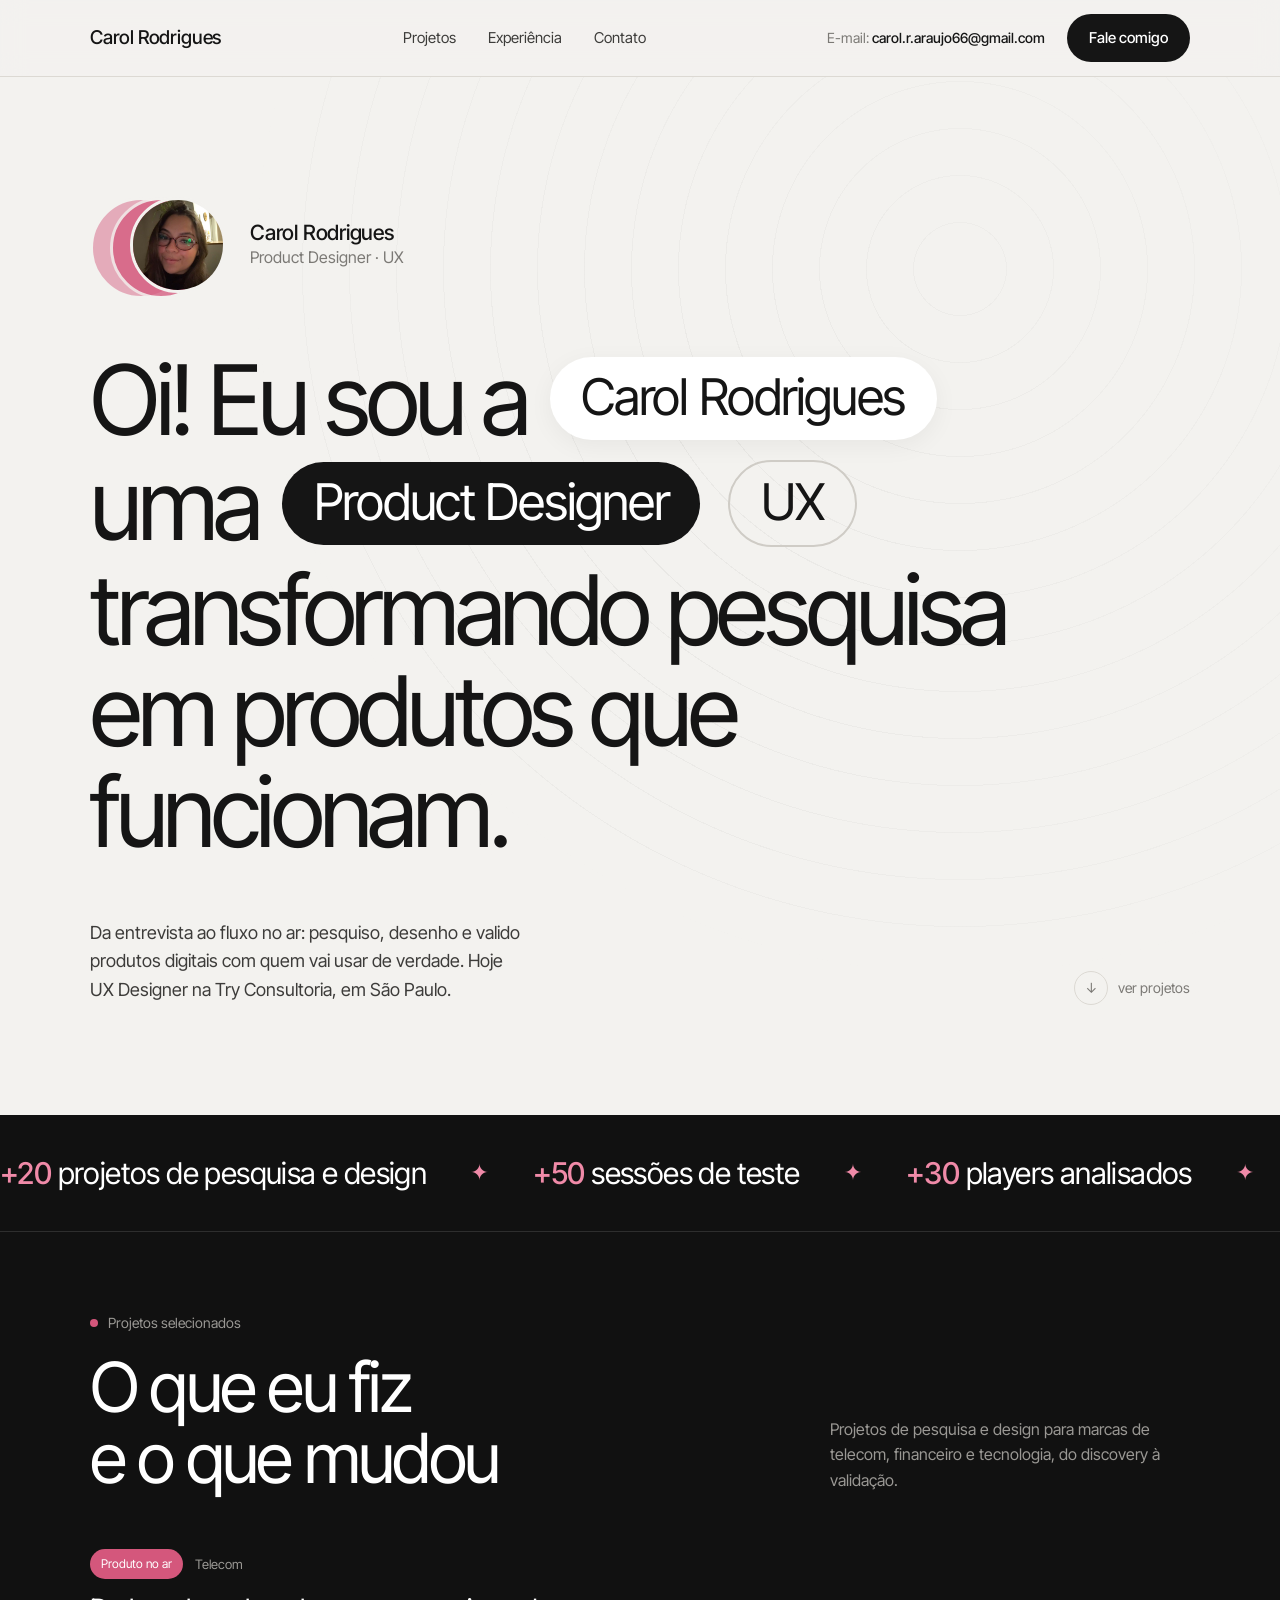
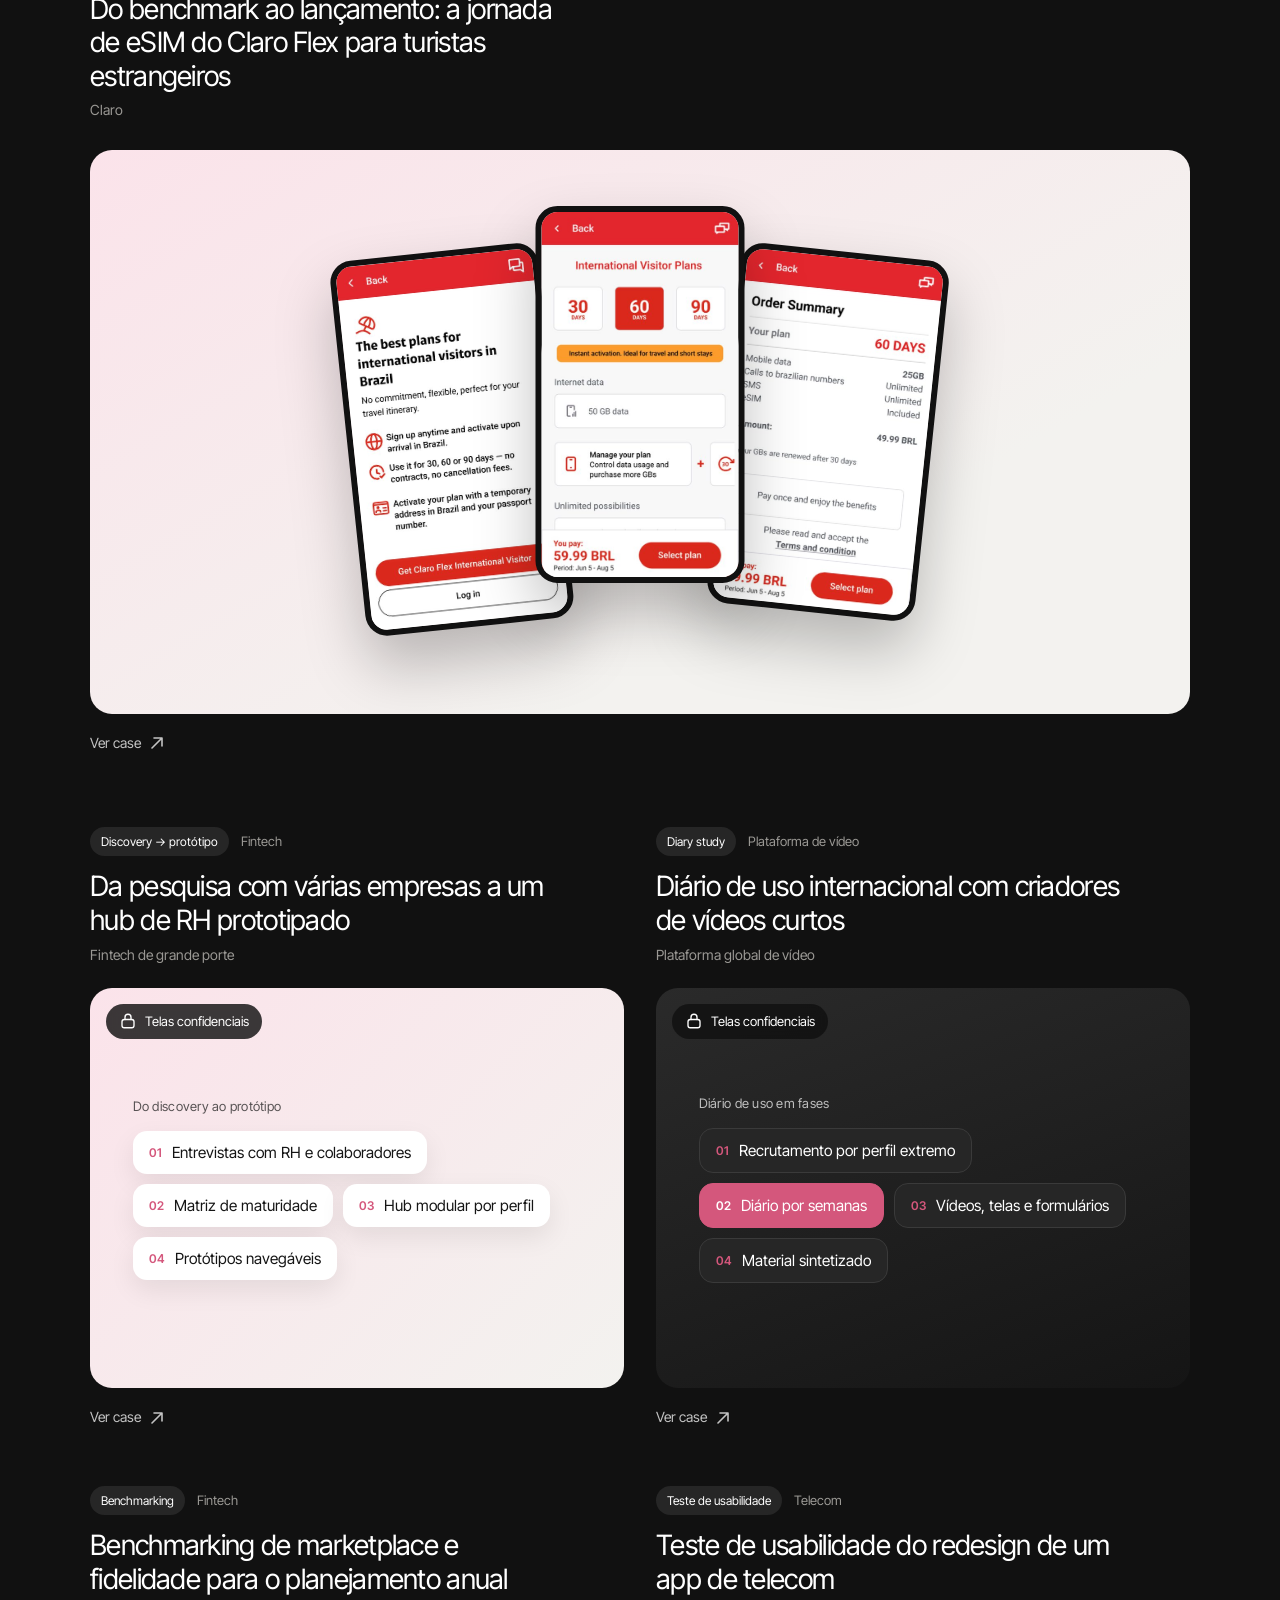
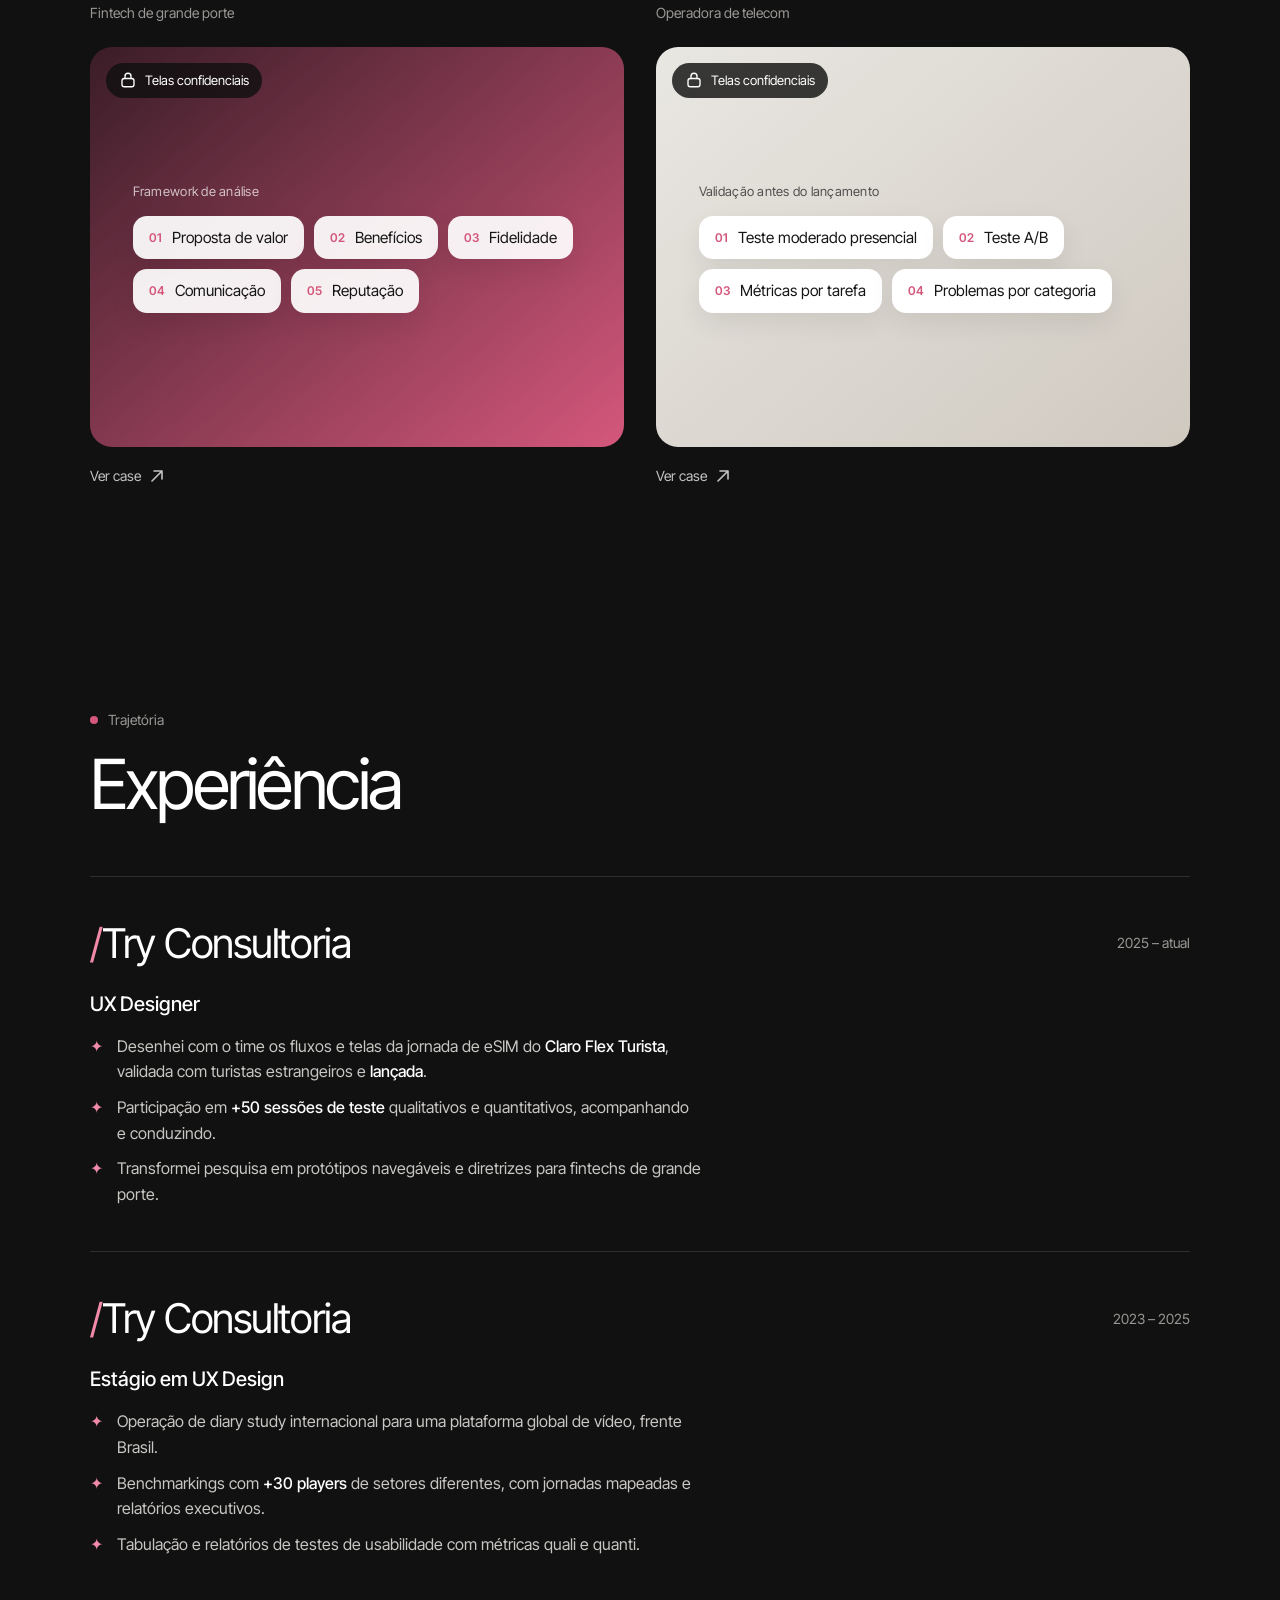
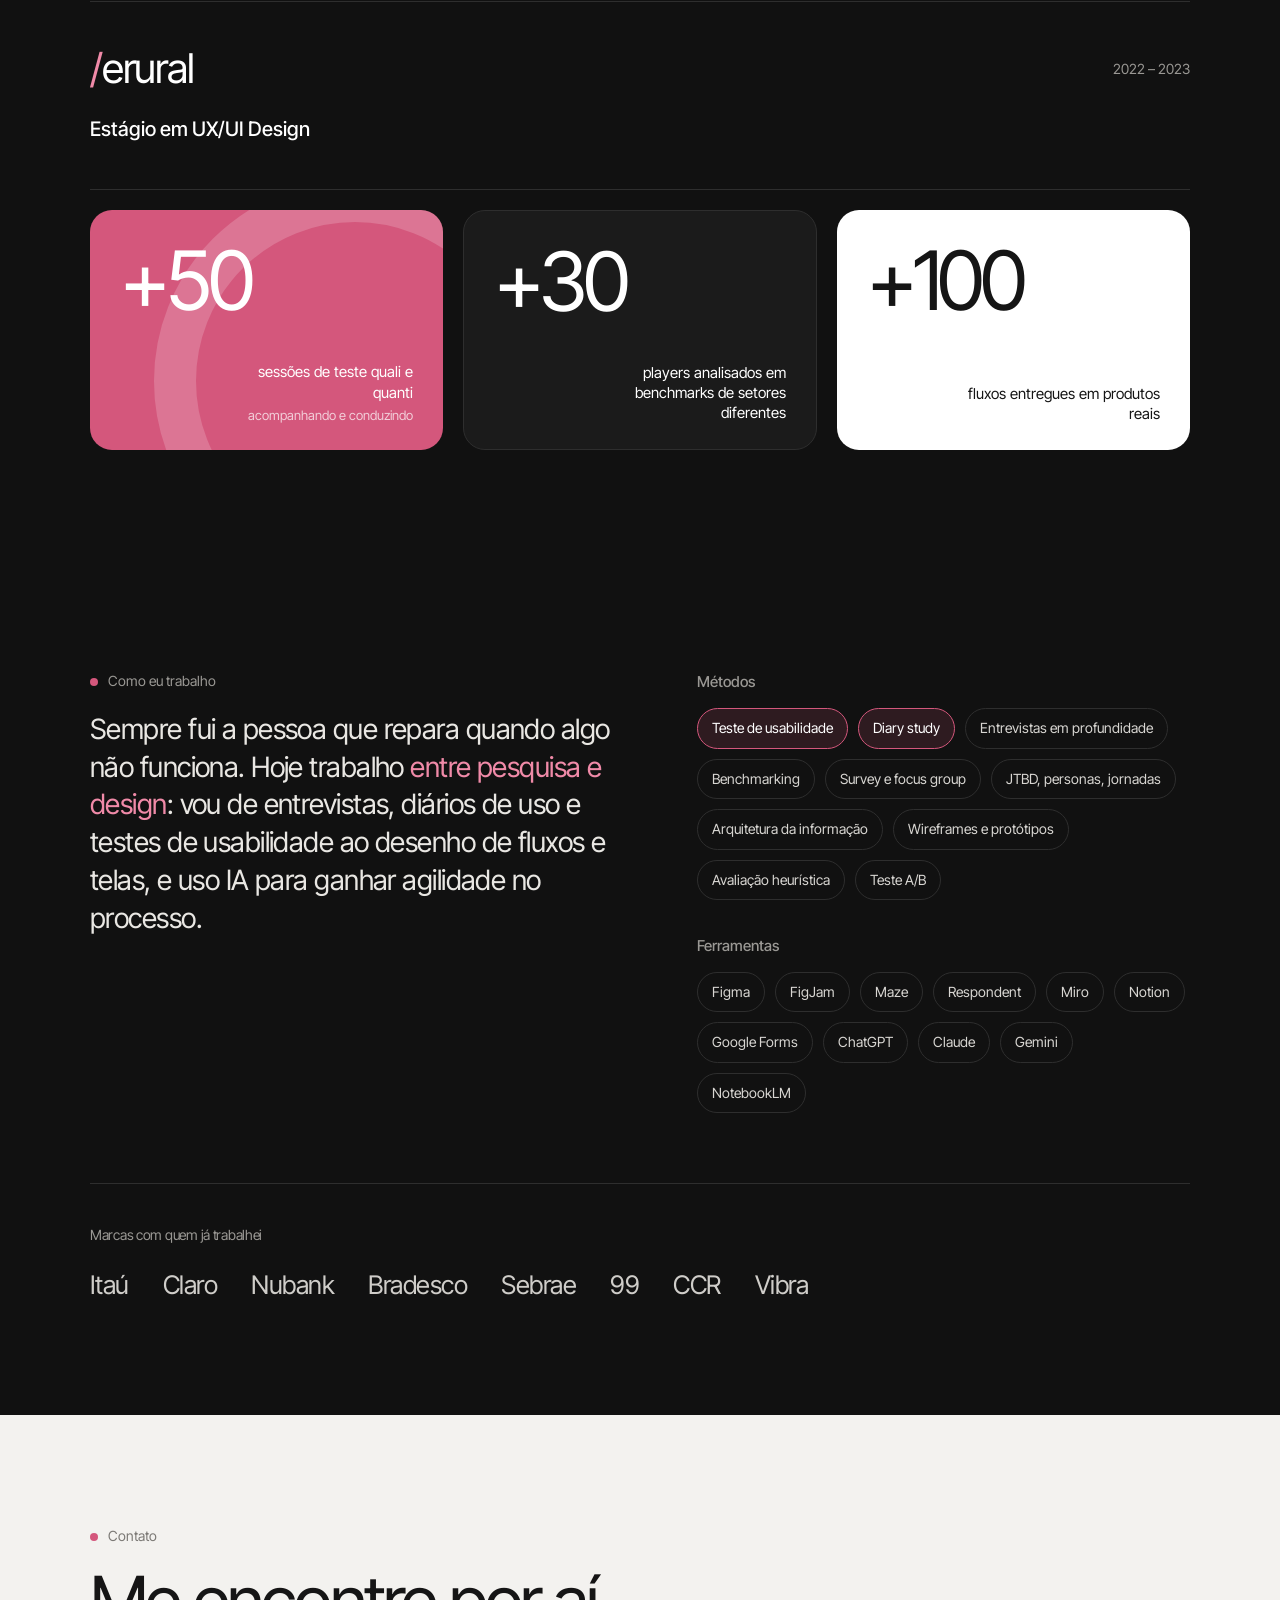
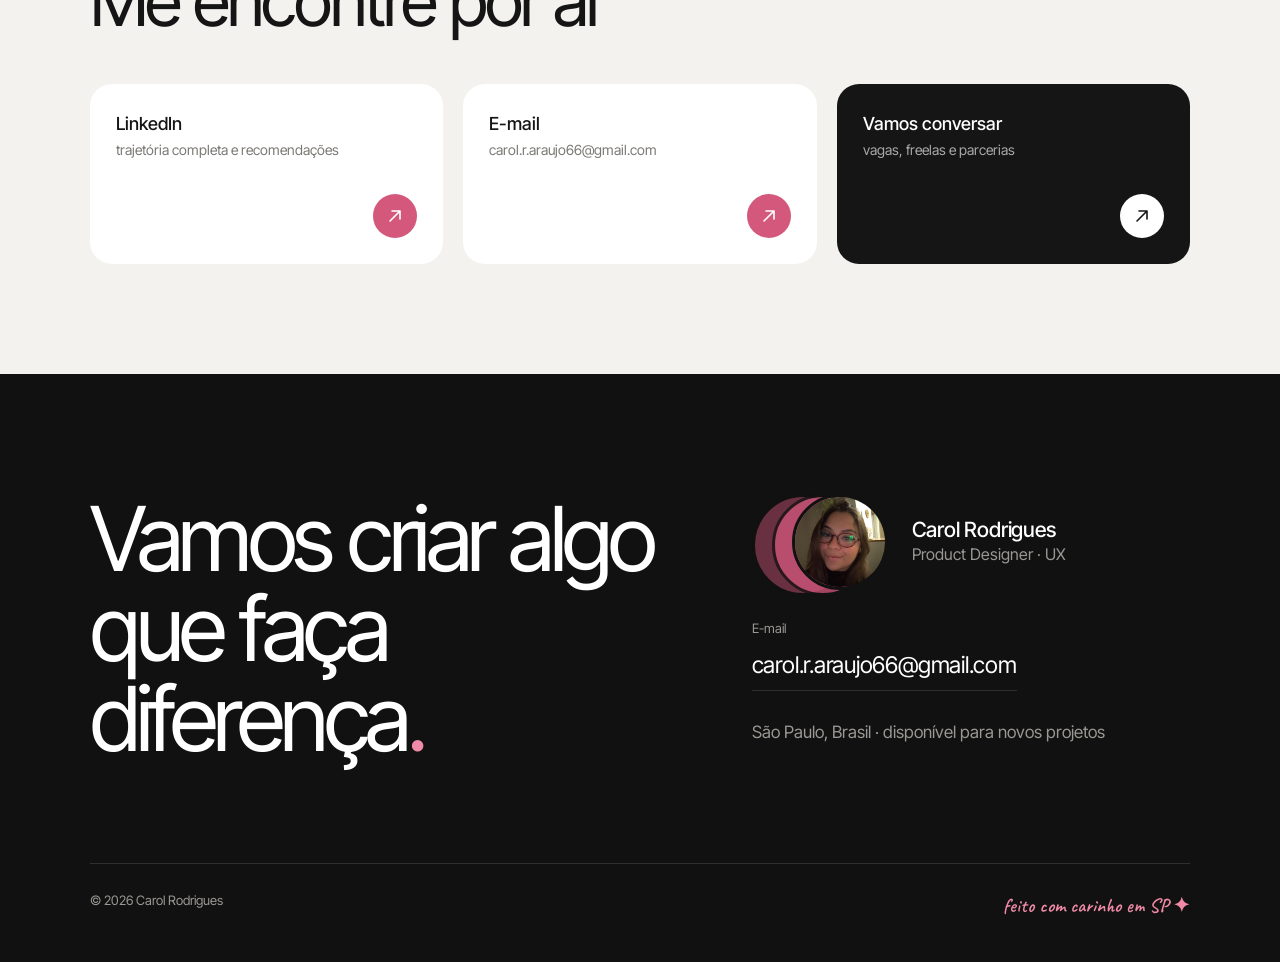
<file: index.html>
<!doctype html>
<html lang="pt-BR">
<head>
<meta charset="utf-8">
<meta name="viewport" content="width=device-width, initial-scale=1">
<title>Carol Rodrigues · Product Designer</title>
<meta name="description" content="Carol Rodrigues, Product Designer em São Paulo com foco em UX. Pesquisa, design e validação de produtos digitais.">
<meta property="og:title" content="Carol Rodrigues · Product Designer">
<meta property="og:description" content="Carol Rodrigues, Product Designer em São Paulo com foco em UX. Pesquisa, design e validação de produtos digitais.">
<meta property="og:image" content="assets/foto-carol.jpg">
<meta name="theme-color" content="#f3f2ef">
<link rel="icon" href="data:image/svg+xml,<svg xmlns='http://www.w3.org/2000/svg' viewBox='0 0 100 100'><rect width='100' height='100' rx='50' fill='%23d4577c'/><text x='50' y='68' font-family='Arial' font-size='52' fill='white' text-anchor='middle'>C</text></svg>">
<link rel="preconnect" href="https://fonts.googleapis.com">
<link rel="preconnect" href="https://fonts.gstatic.com" crossorigin>
<link href="https://fonts.googleapis.com/css2?family=Caveat:wght@600&family=Inter+Tight:wght@400;500;600&display=swap" rel="stylesheet">
<link rel="stylesheet" href="assets/style.css">
</head>
<body>
<header class="nav">
  <div class="wrap">
    <a class="brand" href="#topo">Carol Rodrigues</a>
    <nav class="nav-links" aria-label="Principal">
      <a href="#projetos">Projetos</a>
      <a href="#experiencia">Experiência</a>
      <a href="#contato">Contato</a>
    </nav>
    <div class="nav-right">
      <span class="nav-mail">E-mail: <b>carol.r.araujo66@gmail.com</b></span>
      <a class="btn" href="mailto:carol.r.araujo66@gmail.com">Fale comigo</a>
    </div>
  </div>
</header>
<main id="topo">
<section class="hero">
  <div class="wrap">
    <div class="id reveal"><div class="avatar"><img src="assets/foto-carol.jpg" alt="Foto da Carol Rodrigues" width="78" height="78"></div><div><div class="id-name">Carol Rodrigues</div><div class="id-role">Product Designer · UX</div></div></div>
    <h1 class="headline reveal">
      <span class="row">Oi! Eu sou a <span class="pill white">Carol Rodrigues</span></span>
      <span class="row">uma <span class="pill ink">Product Designer</span> <span class="pill outline">UX</span></span>
      <span class="row">transformando pesquisa em produtos que funcionam.</span>
    </h1>
    <div class="hero-foot reveal">
      <p>Da entrevista ao fluxo no ar: pesquiso, desenho e valido produtos digitais com quem vai usar de verdade. Hoje UX Designer na Try Consultoria, em São Paulo.</p>
      <a class="scroll-hint" href="#projetos"><span aria-hidden="true">↓</span> ver projetos</a>
    </div>
  </div>
</section>

<section class="dark" aria-label="Números">
  <div class="marquee"><div class="marquee-track"><span class="m-item"><b>+20</b> projetos de pesquisa e design</span><span class="m-star" aria-hidden="true">✦</span><span class="m-item"><b>+50</b> sessões de teste</span><span class="m-star" aria-hidden="true">✦</span><span class="m-item"><b>+30</b> players analisados</span><span class="m-star" aria-hidden="true">✦</span><span class="m-item"><b>+100</b> fluxos entregues</span><span class="m-star" aria-hidden="true">✦</span><span class="m-item"><b>4</b> anos de UX</span><span class="m-star" aria-hidden="true">✦</span><span class="m-item" aria-hidden="true"><b>+20</b> projetos de pesquisa e design</span><span class="m-star" aria-hidden="true">✦</span><span class="m-item" aria-hidden="true"><b>+50</b> sessões de teste</span><span class="m-star" aria-hidden="true">✦</span><span class="m-item" aria-hidden="true"><b>+30</b> players analisados</span><span class="m-star" aria-hidden="true">✦</span><span class="m-item" aria-hidden="true"><b>+100</b> fluxos entregues</span><span class="m-star" aria-hidden="true">✦</span><span class="m-item" aria-hidden="true"><b>4</b> anos de UX</span><span class="m-star" aria-hidden="true">✦</span></div></div>

  <div class="section projects" id="projetos">
    <div class="wrap">
      <div class="sec-head reveal">
        <div><div class="eyebrow">Projetos selecionados</div><h2 class="h2">O que eu fiz<br>e o que mudou</h2></div>
        <p>Projetos de pesquisa e design para marcas de telecom, financeiro e tecnologia, do discovery à validação.</p>
      </div>
      <a class="case featured reveal" href="cases/claro.html">
      <div class="case-meta"><span class="tag live">Produto no ar</span><span>Telecom</span></div>
      <h3 class="case-title">Do benchmark ao lançamento: a jornada de eSIM do Claro Flex para turistas estrangeiros</h3>
      <div class="case-client">Claro</div>
      <div class="case-visual"><div class="vis vis-shots"><img class="shot s1" src="assets/claro/explicativa.jpg" alt="Tela de apresentação dos planos para turistas" loading="lazy"><img class="shot s2" src="assets/claro/planos-60.jpg" alt="Tela de escolha do plano de 30, 60 ou 90 dias" loading="lazy"><img class="shot s3" src="assets/claro/resumo.jpg" alt="Resumo do pedido" loading="lazy"></div></div>
      <span class="case-arrow">Ver case <svg width="16" height="16" viewBox="0 0 16 16" fill="none" aria-hidden="true"><path d="M3 13L13 3M13 3H5M13 3v8" stroke="currentColor" stroke-width="1.6" stroke-linecap="round" stroke-linejoin="round"/></svg></span>
    </a>
      <div class="grid-2">
        <a class="case reveal" href="cases/rh.html">
      <div class="case-meta"><span class="tag">Discovery → protótipo</span><span>Fintech</span></div>
      <h3 class="case-title">Da pesquisa com várias empresas a um hub de RH prototipado</h3>
      <div class="case-client">Fintech de grande porte</div>
      <div class="case-visual"><span class="priv-badge"><svg width="18" height="18" viewBox="0 0 24 24" fill="none" aria-hidden="true"><rect x="4" y="10" width="16" height="11" rx="3" stroke="currentColor" stroke-width="1.8"/><path d="M8 10V7a4 4 0 0 1 8 0v3" stroke="currentColor" stroke-width="1.8" stroke-linecap="round"/></svg> Telas confidenciais</span><div class="vis vis-c"><div class="flow"><div class="flow-lbl">Do discovery ao protótipo</div><ol><li><span class="fn">01</span>Entrevistas com RH e colaboradores</li><li><span class="fn">02</span>Matriz de maturidade</li><li><span class="fn">03</span>Hub modular por perfil</li><li><span class="fn">04</span>Protótipos navegáveis</li></ol></div></div></div>
      <span class="case-arrow">Ver case <svg width="16" height="16" viewBox="0 0 16 16" fill="none" aria-hidden="true"><path d="M3 13L13 3M13 3H5M13 3v8" stroke="currentColor" stroke-width="1.6" stroke-linecap="round" stroke-linejoin="round"/></svg></span>
    </a>
        <a class="case reveal" href="cases/criadores.html">
      <div class="case-meta"><span class="tag">Diary study</span><span>Plataforma de vídeo</span></div>
      <h3 class="case-title">Diário de uso internacional com criadores de vídeos curtos</h3>
      <div class="case-client">Plataforma global de vídeo</div>
      <div class="case-visual"><span class="priv-badge"><svg width="18" height="18" viewBox="0 0 24 24" fill="none" aria-hidden="true"><rect x="4" y="10" width="16" height="11" rx="3" stroke="currentColor" stroke-width="1.8"/><path d="M8 10V7a4 4 0 0 1 8 0v3" stroke="currentColor" stroke-width="1.8" stroke-linecap="round"/></svg> Telas confidenciais</span><div class="vis vis-b"><div class="flow"><div class="flow-lbl">Diário de uso em fases</div><ol><li><span class="fn">01</span>Recrutamento por perfil extremo</li><li><span class="fn">02</span>Diário por semanas</li><li><span class="fn">03</span>Vídeos, telas e formulários</li><li><span class="fn">04</span>Material sintetizado</li></ol></div></div></div>
      <span class="case-arrow">Ver case <svg width="16" height="16" viewBox="0 0 16 16" fill="none" aria-hidden="true"><path d="M3 13L13 3M13 3H5M13 3v8" stroke="currentColor" stroke-width="1.6" stroke-linecap="round" stroke-linejoin="round"/></svg></span>
    </a>
        <a class="case reveal" href="cases/marketplace.html">
      <div class="case-meta"><span class="tag">Benchmarking</span><span>Fintech</span></div>
      <h3 class="case-title">Benchmarking de marketplace e fidelidade para o planejamento anual</h3>
      <div class="case-client">Fintech de grande porte</div>
      <div class="case-visual"><span class="priv-badge"><svg width="18" height="18" viewBox="0 0 24 24" fill="none" aria-hidden="true"><rect x="4" y="10" width="16" height="11" rx="3" stroke="currentColor" stroke-width="1.8"/><path d="M8 10V7a4 4 0 0 1 8 0v3" stroke="currentColor" stroke-width="1.8" stroke-linecap="round"/></svg> Telas confidenciais</span><div class="vis vis-d"><div class="flow"><div class="flow-lbl">Framework de análise</div><ol><li><span class="fn">01</span>Proposta de valor</li><li><span class="fn">02</span>Benefícios</li><li><span class="fn">03</span>Fidelidade</li><li><span class="fn">04</span>Comunicação</li><li><span class="fn">05</span>Reputação</li></ol></div></div></div>
      <span class="case-arrow">Ver case <svg width="16" height="16" viewBox="0 0 16 16" fill="none" aria-hidden="true"><path d="M3 13L13 3M13 3H5M13 3v8" stroke="currentColor" stroke-width="1.6" stroke-linecap="round" stroke-linejoin="round"/></svg></span>
    </a>
        <a class="case reveal" href="cases/telecom.html">
      <div class="case-meta"><span class="tag">Teste de usabilidade</span><span>Telecom</span></div>
      <h3 class="case-title">Teste de usabilidade do redesign de um app de telecom</h3>
      <div class="case-client">Operadora de telecom</div>
      <div class="case-visual"><span class="priv-badge"><svg width="18" height="18" viewBox="0 0 24 24" fill="none" aria-hidden="true"><rect x="4" y="10" width="16" height="11" rx="3" stroke="currentColor" stroke-width="1.8"/><path d="M8 10V7a4 4 0 0 1 8 0v3" stroke="currentColor" stroke-width="1.8" stroke-linecap="round"/></svg> Telas confidenciais</span><div class="vis vis-e"><div class="flow"><div class="flow-lbl">Validação antes do lançamento</div><ol><li><span class="fn">01</span>Teste moderado presencial</li><li><span class="fn">02</span>Teste A/B</li><li><span class="fn">03</span>Métricas por tarefa</li><li><span class="fn">04</span>Problemas por categoria</li></ol></div></div></div>
      <span class="case-arrow">Ver case <svg width="16" height="16" viewBox="0 0 16 16" fill="none" aria-hidden="true"><path d="M3 13L13 3M13 3H5M13 3v8" stroke="currentColor" stroke-width="1.6" stroke-linecap="round" stroke-linejoin="round"/></svg></span>
    </a>
      </div>
    </div>
  </div>

  <div class="section" id="experiencia">
    <div class="wrap">
      <div class="sec-head reveal"><div><div class="eyebrow">Trajetória</div><h2 class="h2">Experiência</h2></div></div>
      <div class="exp">
        <article class="job reveal">
          <h3><span>/</span>Try Consultoria</h3><div class="when">2025 – atual</div>
          <h4>UX Designer</h4>
          <ul>
            <li><span>Desenhei com o time os fluxos e telas da jornada de eSIM do <b>Claro Flex Turista</b>, validada com turistas estrangeiros e <b>lançada</b>.</span></li>
            <li><span>Participação em <b>+50 sessões de teste</b> qualitativos e quantitativos, acompanhando e conduzindo.</span></li>
            <li><span>Transformei pesquisa em protótipos navegáveis e diretrizes para fintechs de grande porte.</span></li>
          </ul>
        </article>
        <article class="job reveal">
          <h3><span>/</span>Try Consultoria</h3><div class="when">2023 – 2025</div>
          <h4>Estágio em UX Design</h4>
          <ul>
            <li><span>Operação de diary study internacional para uma plataforma global de vídeo, frente Brasil.</span></li>
            <li><span>Benchmarkings com <b>+30 players</b> de setores diferentes, com jornadas mapeadas e relatórios executivos.</span></li>
            <li><span>Tabulação e relatórios de testes de usabilidade com métricas quali e quanti.</span></li>
          </ul>
        </article>
        <article class="job reveal">
          <h3><span>/</span>erural</h3><div class="when">2022 – 2023</div>
          <h4>Estágio em UX/UI Design</h4>
        </article>
      </div>

      <div class="metrics">
        <div class="metric m1 reveal"><div class="num">+50</div><p>sessões de teste quali e quanti<small>acompanhando e conduzindo</small></p></div>
        <div class="metric m2 reveal"><div class="num">+30</div><p>players analisados em benchmarks de setores diferentes</p></div>
        <div class="metric m3 reveal"><div class="num">+100</div><p>fluxos entregues em produtos reais</p></div>
      </div>
    </div>
  </div>

  <div class="section" id="como-trabalho">
    <div class="wrap">
      <div class="how">
        <div class="reveal">
          <div class="eyebrow">Como eu trabalho</div>
          <p class="lead">Sempre fui a pessoa que repara quando algo não funciona. Hoje trabalho <em>entre pesquisa e design</em>: vou de entrevistas, diários de uso e testes de usabilidade ao desenho de fluxos e telas, e uso IA para ganhar agilidade no processo.</p>
        </div>
        <div class="reveal">
          <div class="block"><h3>Métodos</h3><div class="chips">
            <span class="chip acc">Teste de usabilidade</span><span class="chip acc">Diary study</span><span class="chip">Entrevistas em profundidade</span><span class="chip">Benchmarking</span><span class="chip">Survey e focus group</span><span class="chip">JTBD, personas, jornadas</span><span class="chip">Arquitetura da informação</span><span class="chip">Wireframes e protótipos</span><span class="chip">Avaliação heurística</span><span class="chip">Teste A/B</span>
          </div></div>
          <div class="block"><h3>Ferramentas</h3><div class="chips">
            <span class="chip">Figma</span><span class="chip">FigJam</span><span class="chip">Maze</span><span class="chip">Respondent</span><span class="chip">Miro</span><span class="chip">Notion</span><span class="chip">Google Forms</span><span class="chip">ChatGPT</span><span class="chip">Claude</span><span class="chip">Gemini</span><span class="chip">NotebookLM</span>
          </div></div>
        </div>
      </div>
      <div class="brands reveal"><span class="lbl">Marcas com quem já trabalhei</span><span>Itaú</span><span>Claro</span><span>Nubank</span><span>Bradesco</span><span>Sebrae</span><span>99</span><span>CCR</span><span>Vibra</span></div>
    </div>
  </div>
</section>

<section class="links-sec" id="contato">
  <div class="wrap">
    <div class="eyebrow reveal">Contato</div>
    <h2 class="h2 reveal">Me encontre por aí</h2>
    <div class="links">
      <a class="link-card reveal" href="https://www.linkedin.com/in/anacarolineuxui/" target="_blank" rel="noopener"><div><div class="lc-top">LinkedIn</div><div class="lc-sub">trajetória completa e recomendações</div></div><span class="dot"><svg width="16" height="16" viewBox="0 0 16 16" fill="none" aria-hidden="true"><path d="M3 13L13 3M13 3H5M13 3v8" stroke="currentColor" stroke-width="1.6" stroke-linecap="round" stroke-linejoin="round"/></svg></span></a>
      <a class="link-card reveal" href="mailto:carol.r.araujo66@gmail.com"><div><div class="lc-top">E-mail</div><div class="lc-sub">carol.r.araujo66@gmail.com</div></div><span class="dot"><svg width="16" height="16" viewBox="0 0 16 16" fill="none" aria-hidden="true"><path d="M3 13L13 3M13 3H5M13 3v8" stroke="currentColor" stroke-width="1.6" stroke-linecap="round" stroke-linejoin="round"/></svg></span></a>
      <a class="link-card acc reveal" href="mailto:carol.r.araujo66@gmail.com?subject=Vamos%20conversar"><div><div class="lc-top">Vamos conversar</div><div class="lc-sub">vagas, freelas e parcerias</div></div><span class="dot"><svg width="16" height="16" viewBox="0 0 16 16" fill="none" aria-hidden="true"><path d="M3 13L13 3M13 3H5M13 3v8" stroke="currentColor" stroke-width="1.6" stroke-linecap="round" stroke-linejoin="round"/></svg></span></a>
    </div>
  </div>
</section>
</main>
<footer class="dark final">
  <div class="wrap">
    <div class="final-grid">
      <h2 class="reveal">Vamos criar algo que faça diferença<span>.</span></h2>
      <div class="reveal">
        <div class="id"><div class="avatar"><img src="assets/foto-carol.jpg" alt="Foto da Carol Rodrigues" width="78" height="78"></div><div><div class="id-name">Carol Rodrigues</div><div class="id-role">Product Designer · UX</div></div></div>
        <div class="lbl">E-mail</div>
        <a class="mail" href="mailto:carol.r.araujo66@gmail.com">carol.r.araujo66@gmail.com</a>
        <p class="sub">São Paulo, Brasil · disponível para novos projetos</p>
      </div>
    </div>
    <div class="foot"><span>© 2026 Carol Rodrigues</span><span class="hand">feito com carinho em SP ✦</span></div>
  </div>
</footer>
<script>
(function(){
  var els=document.querySelectorAll('.reveal');
  if(!('IntersectionObserver' in window)){els.forEach(function(e){e.classList.add('in')});return;}
  var io=new IntersectionObserver(function(es){es.forEach(function(e){if(e.isIntersecting){e.target.classList.add('in');io.unobserve(e.target);}})},{threshold:.12,rootMargin:'0px 0px -40px 0px'});
  els.forEach(function(e){io.observe(e)});
})();
</script>
</body>
</html>
</file>
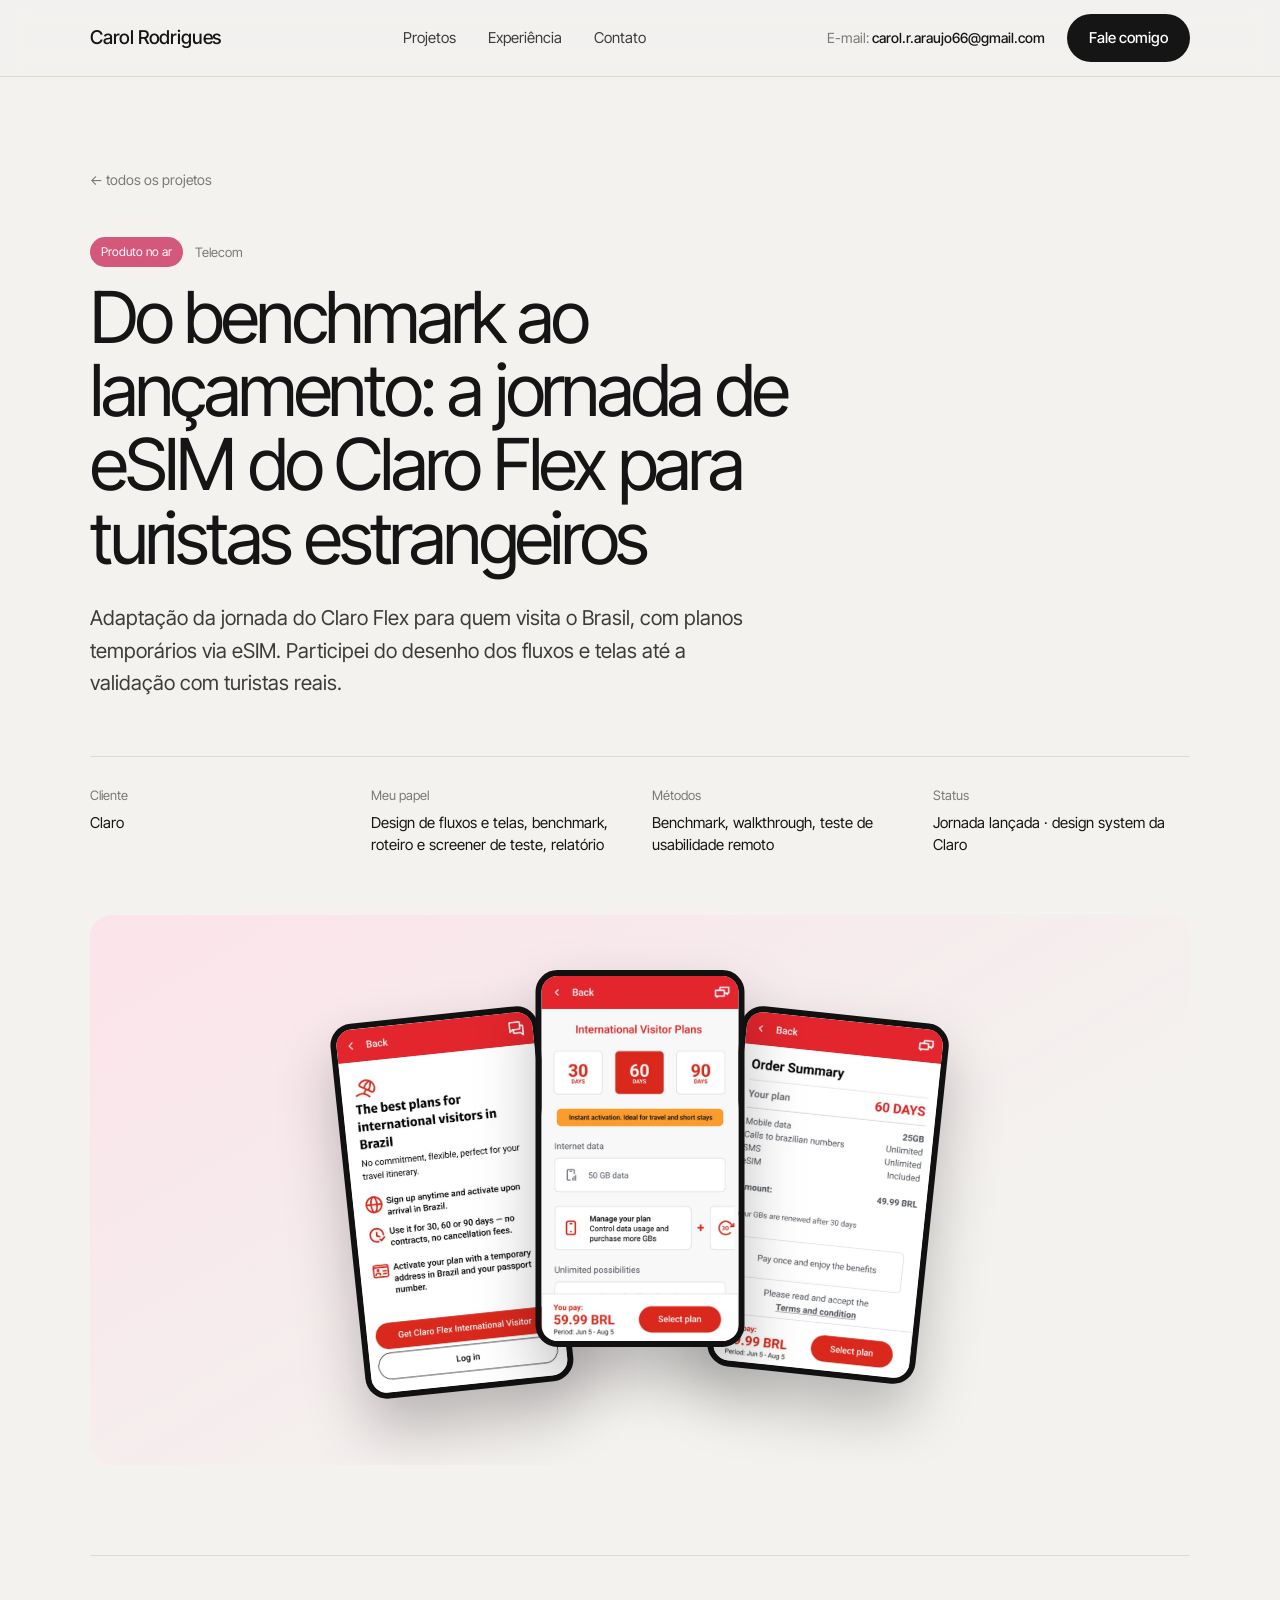
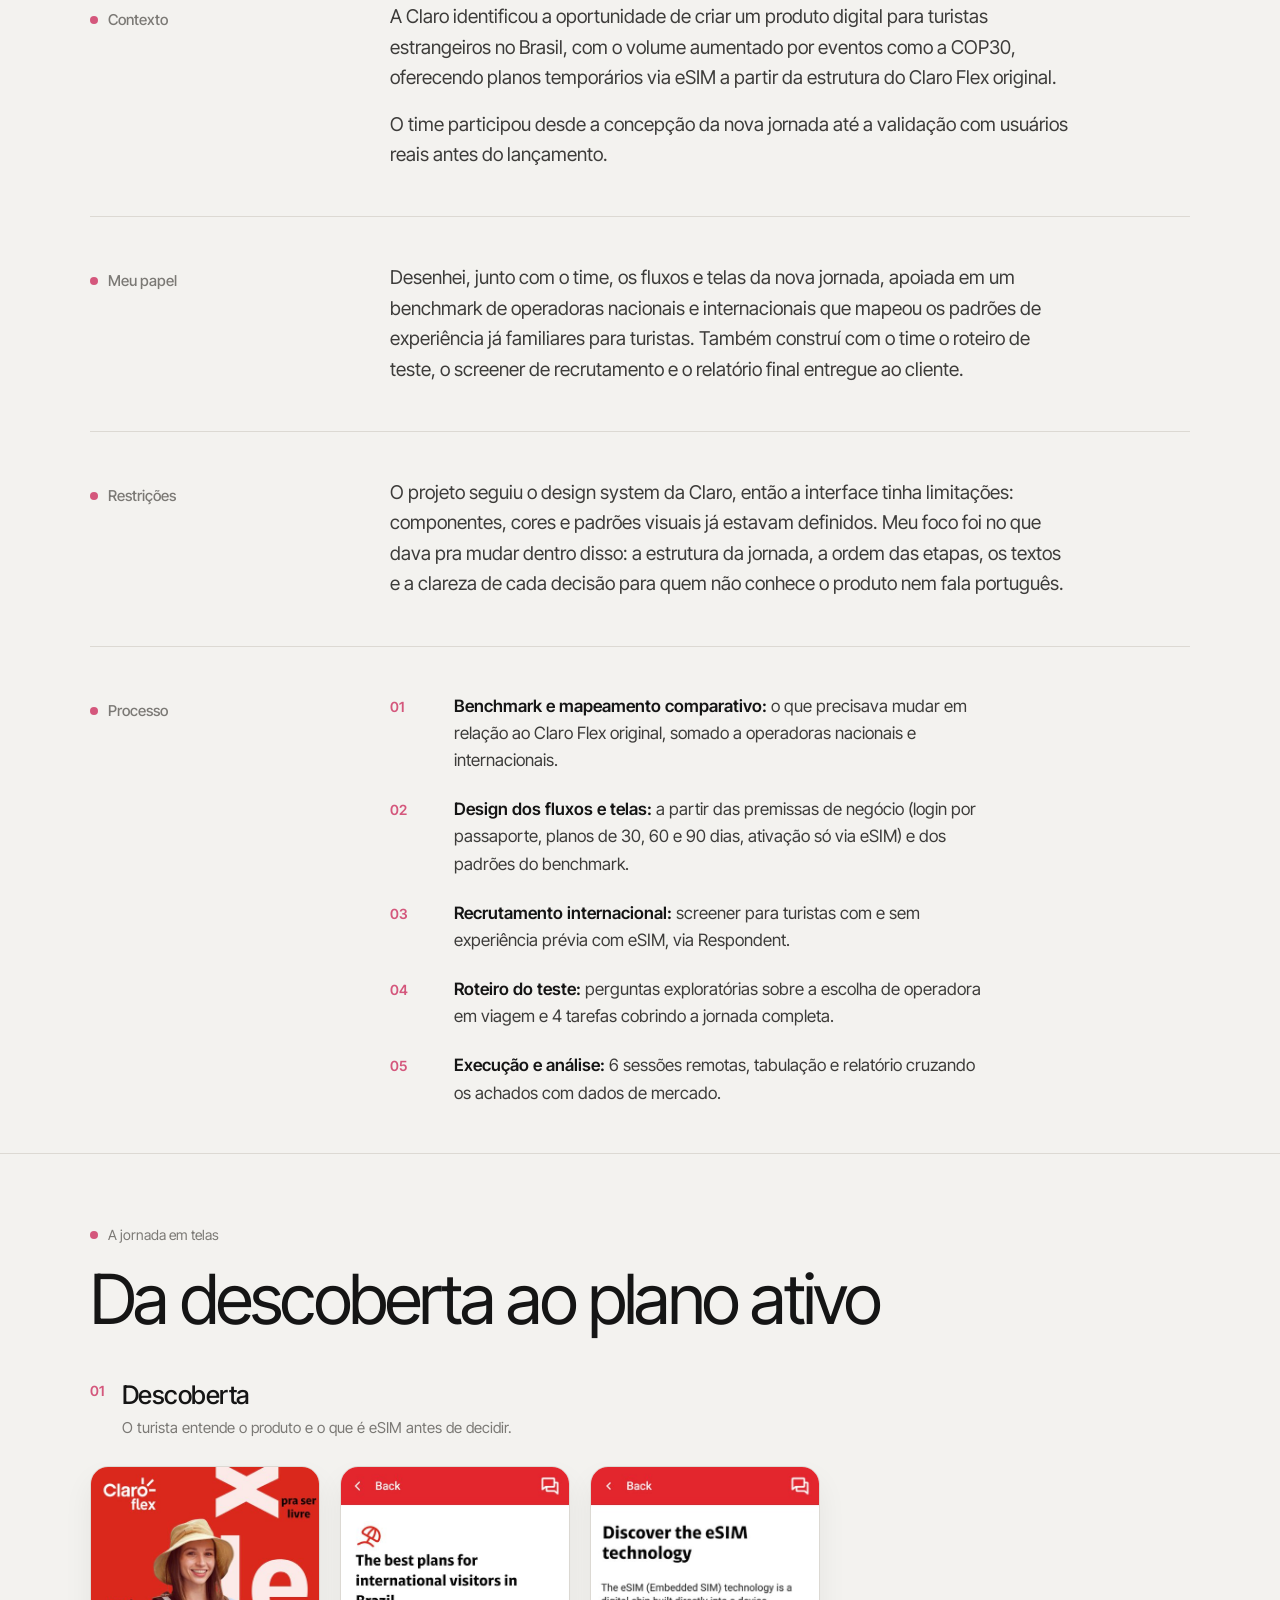
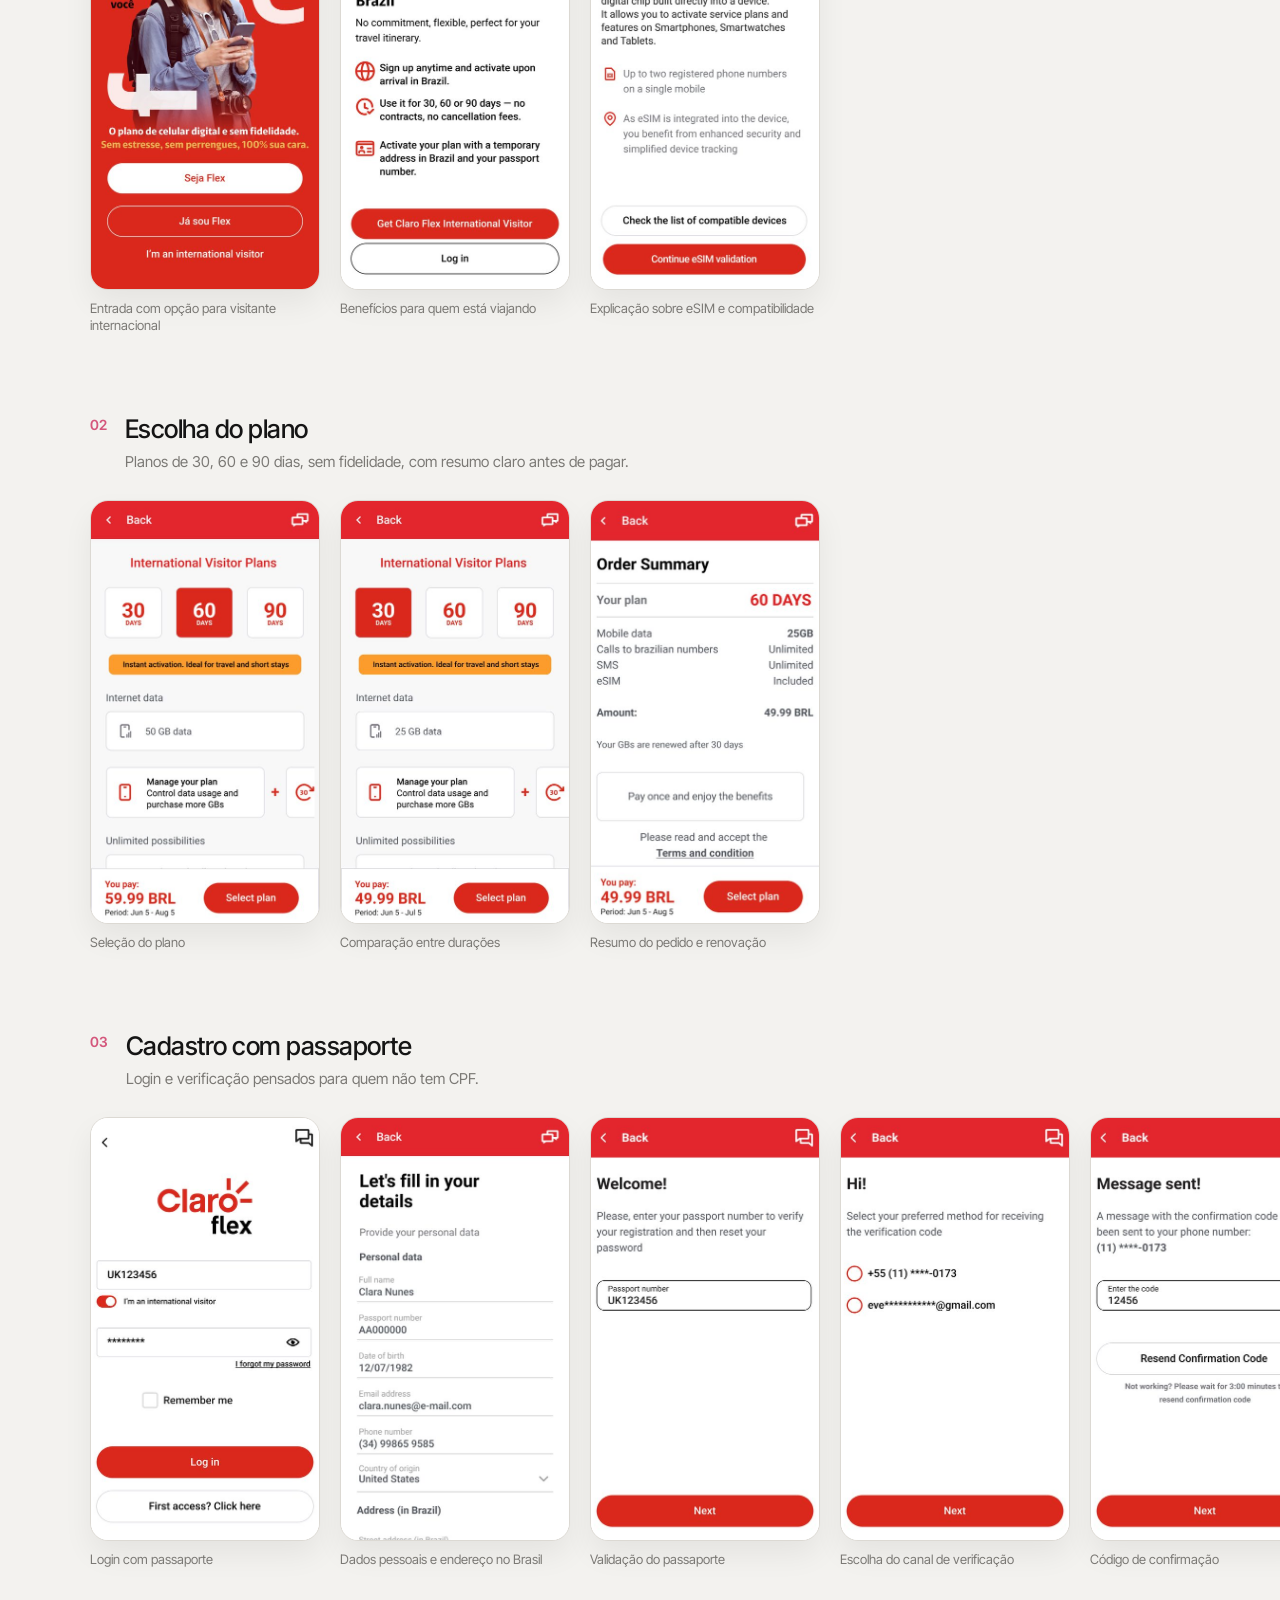
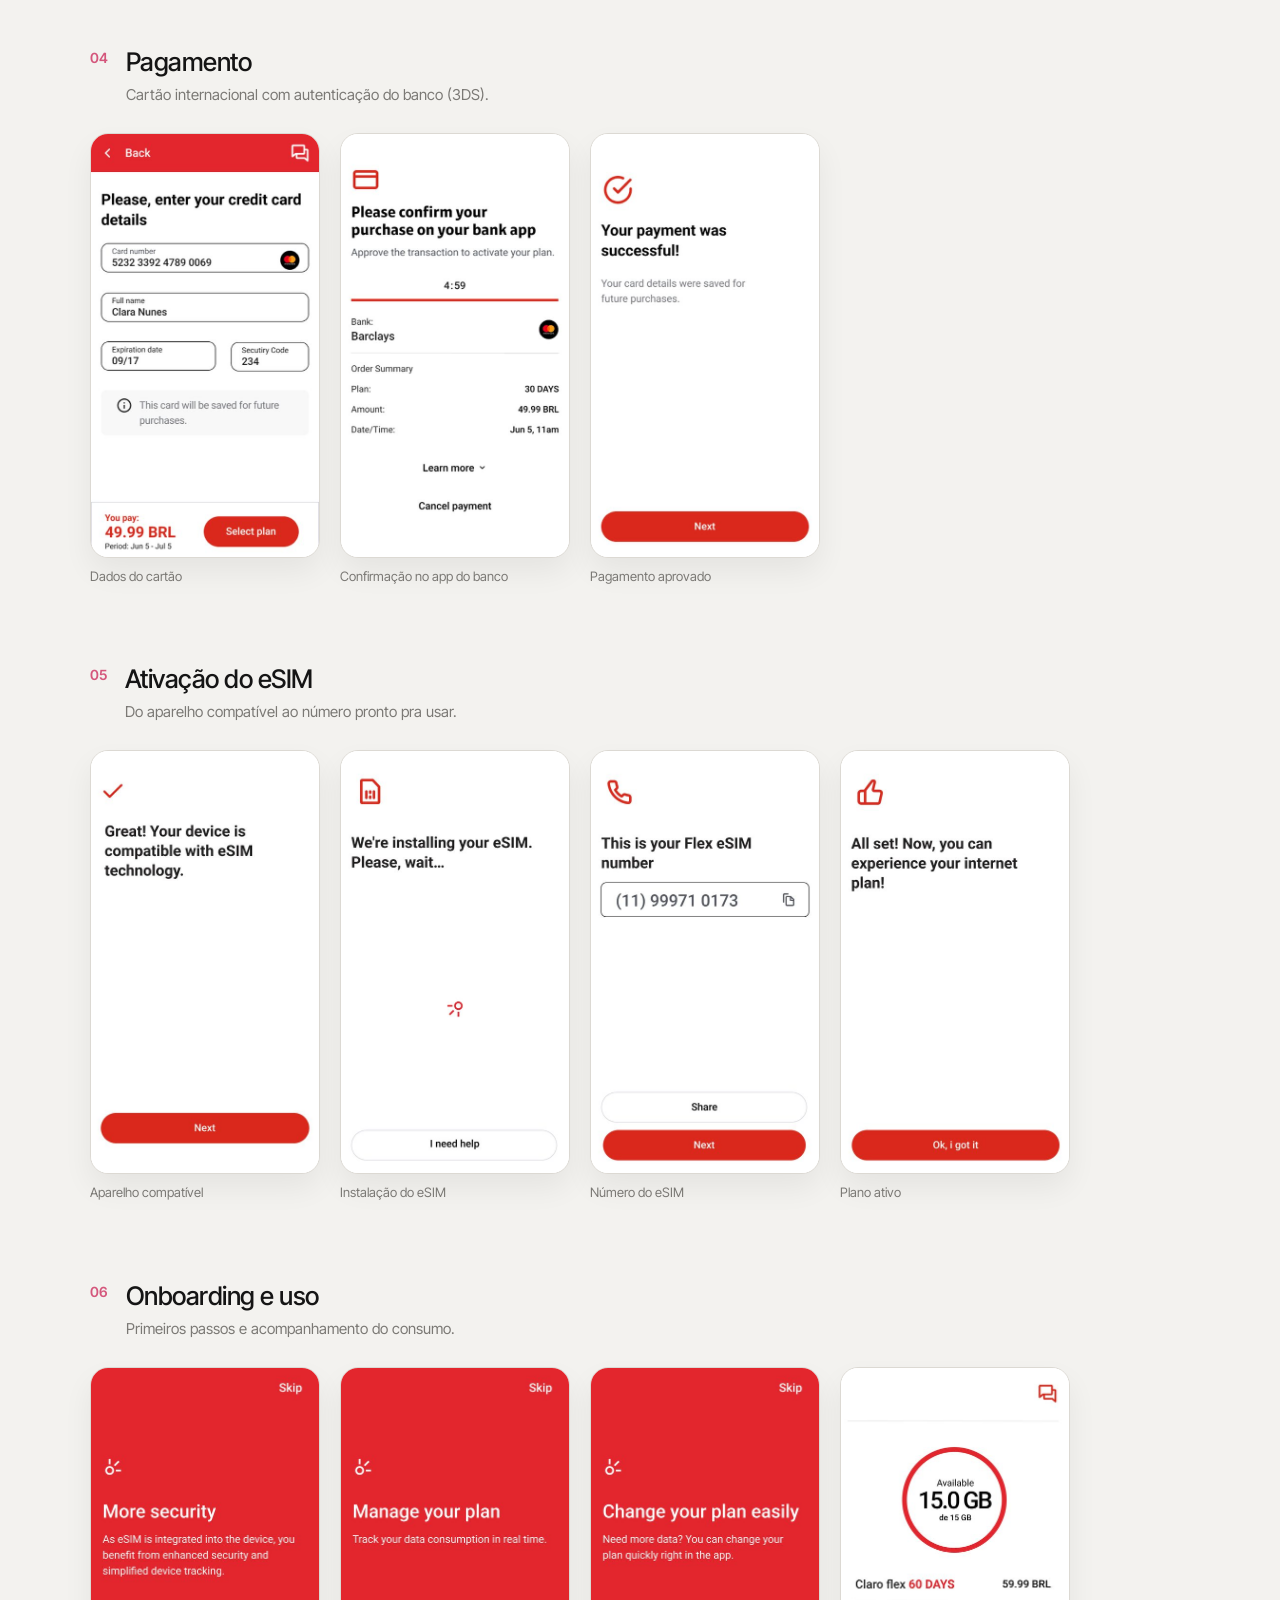
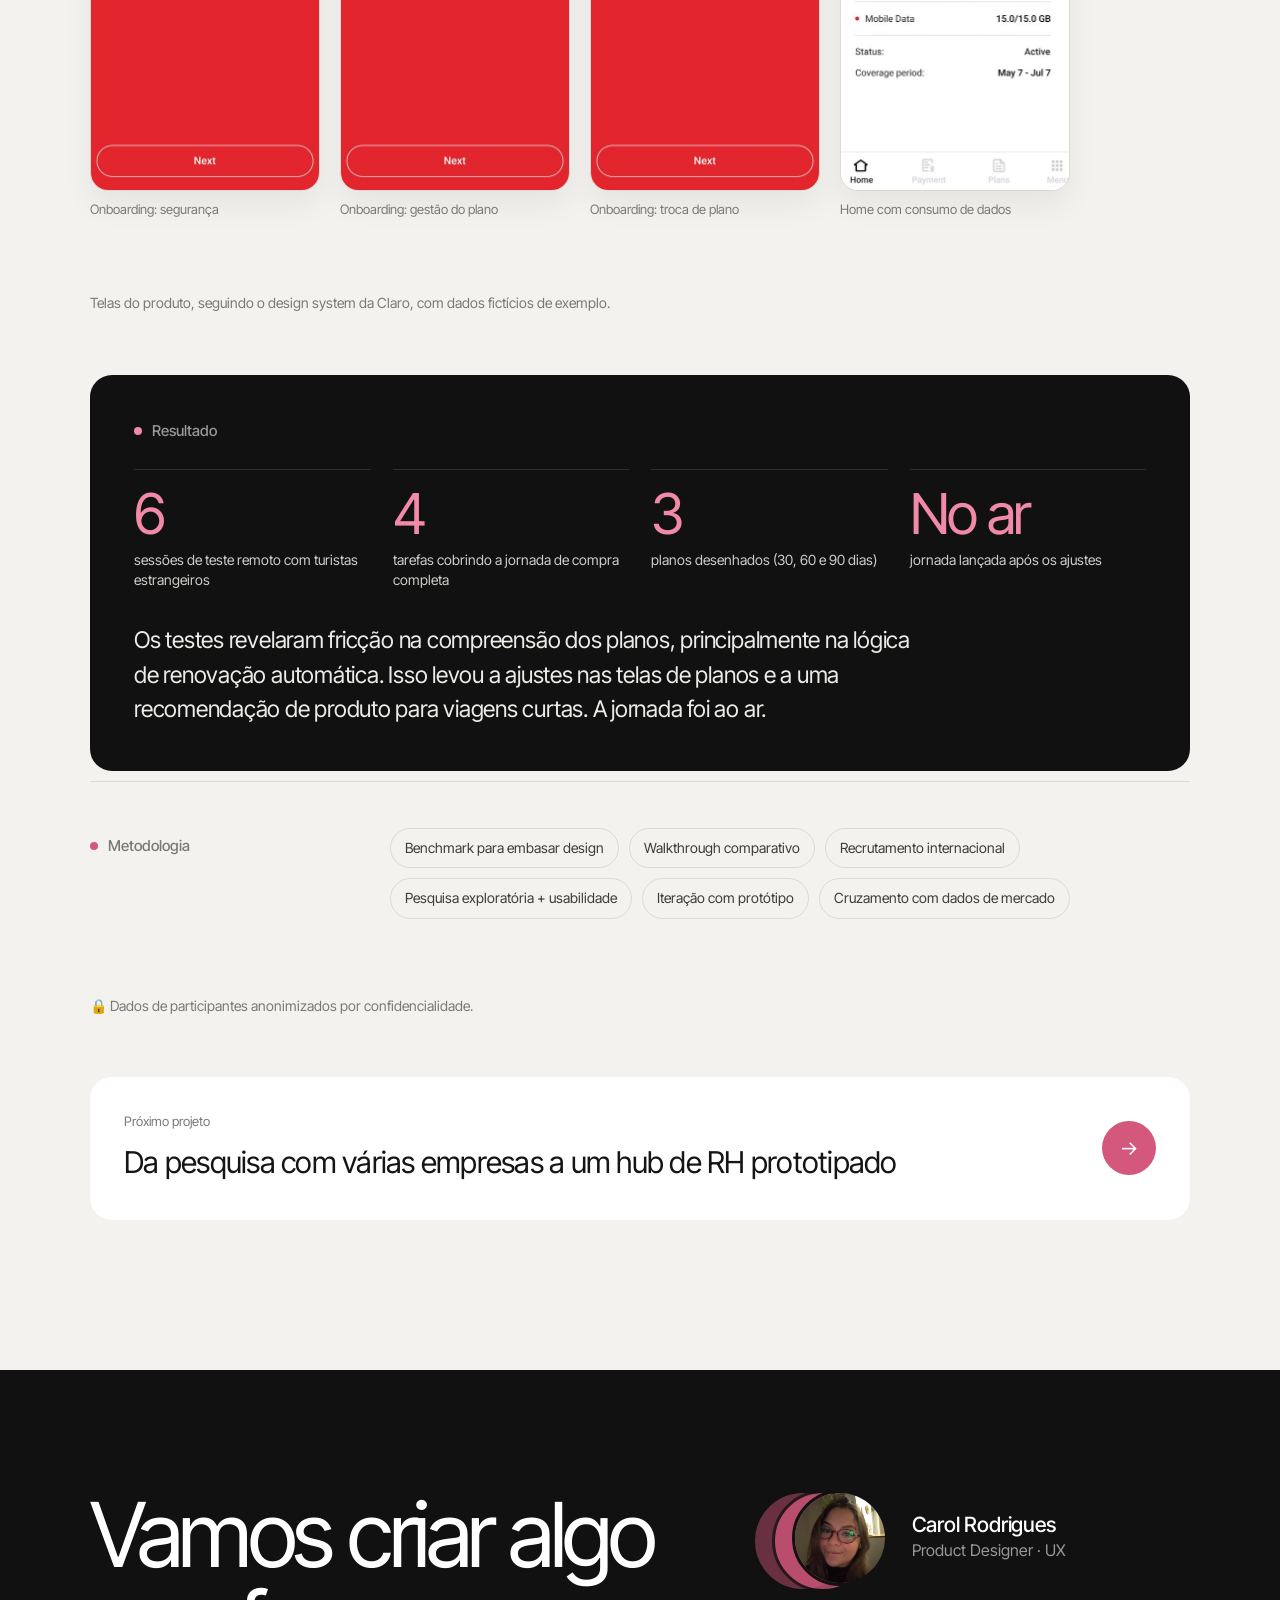
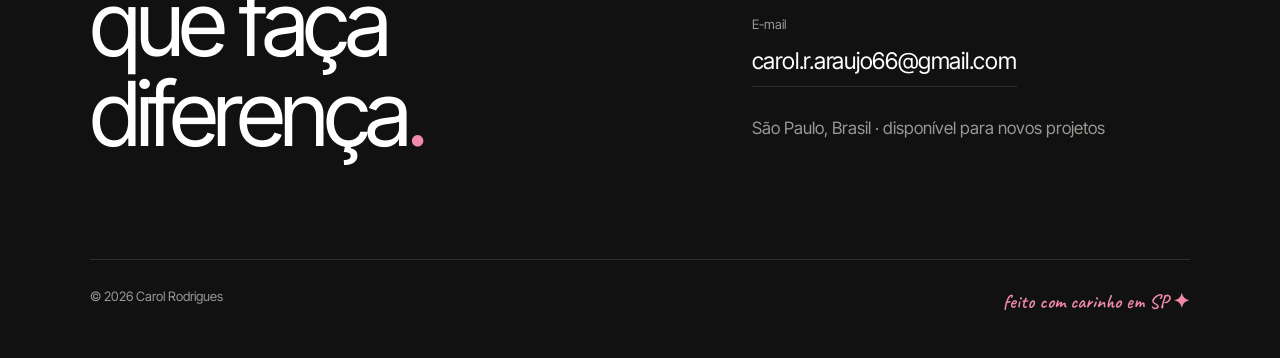
<file: cases/claro.html>
<!doctype html>
<html lang="pt-BR">
<head>
<meta charset="utf-8">
<meta name="viewport" content="width=device-width, initial-scale=1">
<title>Do benchmark ao lançamento: a jornada de eSIM do Claro Flex para turistas · Carol Rodrigues</title>
<meta name="description" content="Adaptação da jornada do Claro Flex para quem visita o Brasil, com planos temporários via eSIM. Participei do desenho dos fluxos e telas até a validação com turistas reais.">
<meta property="og:title" content="Do benchmark ao lançamento: a jornada de eSIM do Claro Flex para turistas · Carol Rodrigues">
<meta property="og:description" content="Adaptação da jornada do Claro Flex para quem visita o Brasil, com planos temporários via eSIM. Participei do desenho dos fluxos e telas até a validação com turistas reais.">
<meta property="og:image" content="../assets/foto-carol.jpg">
<meta name="theme-color" content="#f3f2ef">
<link rel="icon" href="data:image/svg+xml,<svg xmlns='http://www.w3.org/2000/svg' viewBox='0 0 100 100'><rect width='100' height='100' rx='50' fill='%23d4577c'/><text x='50' y='68' font-family='Arial' font-size='52' fill='white' text-anchor='middle'>C</text></svg>">
<link rel="preconnect" href="https://fonts.googleapis.com">
<link rel="preconnect" href="https://fonts.gstatic.com" crossorigin>
<link href="https://fonts.googleapis.com/css2?family=Caveat:wght@600&family=Inter+Tight:wght@400;500;600&display=swap" rel="stylesheet">
<link rel="stylesheet" href="../assets/style.css">
</head>
<body>
<header class="nav">
  <div class="wrap">
    <a class="brand" href="../index.html">Carol Rodrigues</a>
    <nav class="nav-links" aria-label="Principal">
      <a href="../index.html#projetos">Projetos</a>
      <a href="../index.html#experiencia">Experiência</a>
      <a href="../index.html#contato">Contato</a>
    </nav>
    <div class="nav-right">
      <span class="nav-mail">E-mail: <b>carol.r.araujo66@gmail.com</b></span>
      <a class="btn" href="mailto:carol.r.araujo66@gmail.com">Fale comigo</a>
    </div>
  </div>
</header>
<main>
<section class="cs-hero">
  <div class="wrap">
    <a class="back" href="../index.html#projetos">← todos os projetos</a>
    <div class="case-meta reveal"><span class="tag live">Produto no ar</span><span>Telecom</span></div>
    <h1 class="cs-title reveal">Do benchmark ao lançamento: a jornada de eSIM do Claro Flex para turistas estrangeiros</h1>
    <p class="cs-sub reveal">Adaptação da jornada do Claro Flex para quem visita o Brasil, com planos temporários via eSIM. Participei do desenho dos fluxos e telas até a validação com turistas reais.</p>
    <dl class="facts reveal"><div><dt>Cliente</dt><dd>Claro</dd></div><div><dt>Meu papel</dt><dd>Design de fluxos e telas, benchmark, roteiro e screener de teste, relatório</dd></div><div><dt>Métodos</dt><dd>Benchmark, walkthrough, teste de usabilidade remoto</dd></div><div><dt>Status</dt><dd>Jornada lançada · design system da Claro</dd></div></dl>
  </div>
</section>
<div class="wrap"><div class="cs-visual reveal"><div class="vis vis-shots"><img class="shot s1" src="../assets/claro/explicativa.jpg" alt="Tela de apresentação dos planos para turistas" loading="lazy"><img class="shot s2" src="../assets/claro/planos-60.jpg" alt="Tela de escolha do plano de 30, 60 ou 90 dias" loading="lazy"><img class="shot s3" src="../assets/claro/resumo.jpg" alt="Resumo do pedido" loading="lazy"></div></div></div>
<div class="cs-body">
  <div class="wrap">
    <section class="cs-sec reveal"><h2>Contexto</h2><div class="txt"><p>A Claro identificou a oportunidade de criar um produto digital para turistas estrangeiros no Brasil, com o volume aumentado por eventos como a COP30, oferecendo planos temporários via eSIM a partir da estrutura do Claro Flex original.</p><p>O time participou desde a concepção da nova jornada até a validação com usuários reais antes do lançamento.</p></div></section>
    <section class="cs-sec reveal"><h2>Meu papel</h2><div class="txt"><p>Desenhei, junto com o time, os fluxos e telas da nova jornada, apoiada em um benchmark de operadoras nacionais e internacionais que mapeou os padrões de experiência já familiares para turistas. Também construí com o time o roteiro de teste, o screener de recrutamento e o relatório final entregue ao cliente.</p></div></section>
    <section class="cs-sec reveal"><h2>Restrições</h2><div class="txt"><p>O projeto seguiu o design system da Claro, então a interface tinha limitações: componentes, cores e padrões visuais já estavam definidos. Meu foco foi no que dava pra mudar dentro disso: a estrutura da jornada, a ordem das etapas, os textos e a clareza de cada decisão para quem não conhece o produto nem fala português.</p></div></section>
    <section class="cs-sec reveal"><h2>Processo</h2><ol class="steps"><li><span><b>Benchmark e mapeamento comparativo:</b> o que precisava mudar em relação ao Claro Flex original, somado a operadoras nacionais e internacionais.</span></li><li><span><b>Design dos fluxos e telas:</b> a partir das premissas de negócio (login por passaporte, planos de 30, 60 e 90 dias, ativação só via eSIM) e dos padrões do benchmark.</span></li><li><span><b>Recrutamento internacional:</b> screener para turistas com e sem experiência prévia com eSIM, via Respondent.</span></li><li><span><b>Roteiro do teste:</b> perguntas exploratórias sobre a escolha de operadora em viagem e 4 tarefas cobrindo a jornada completa.</span></li><li><span><b>Execução e análise:</b> 6 sessões remotas, tabulação e relatório cruzando os achados com dados de mercado.</span></li></ol></section>
  </div>
  <section class="gallery"><div class="wrap"><div class="eyebrow reveal">A jornada em telas</div><h2 class="h2 reveal">Da descoberta ao plano ativo</h2></div><div class="stage reveal"><div class="wrap stage-head"><span class="stage-n">01</span><div><h3>Descoberta</h3><p>O turista entende o produto e o que é eSIM antes de decidir.</p></div></div><div class="shots"><figure><img src="../assets/claro/walkthrough.jpg" alt="Entrada com opção para visitante internacional" loading="lazy" width="480" height="889"><figcaption>Entrada com opção para visitante internacional</figcaption></figure><figure><img src="../assets/claro/explicativa.jpg" alt="Benefícios para quem está viajando" loading="lazy" width="480" height="889"><figcaption>Benefícios para quem está viajando</figcaption></figure><figure><img src="../assets/claro/esim-info.jpg" alt="Explicação sobre eSIM e compatibilidade" loading="lazy" width="480" height="889"><figcaption>Explicação sobre eSIM e compatibilidade</figcaption></figure></div></div><div class="stage reveal"><div class="wrap stage-head"><span class="stage-n">02</span><div><h3>Escolha do plano</h3><p>Planos de 30, 60 e 90 dias, sem fidelidade, com resumo claro antes de pagar.</p></div></div><div class="shots"><figure><img src="../assets/claro/planos-60.jpg" alt="Seleção do plano" loading="lazy" width="480" height="889"><figcaption>Seleção do plano</figcaption></figure><figure><img src="../assets/claro/planos-30.jpg" alt="Comparação entre durações" loading="lazy" width="480" height="889"><figcaption>Comparação entre durações</figcaption></figure><figure><img src="../assets/claro/resumo.jpg" alt="Resumo do pedido e renovação" loading="lazy" width="480" height="889"><figcaption>Resumo do pedido e renovação</figcaption></figure></div></div><div class="stage reveal"><div class="wrap stage-head"><span class="stage-n">03</span><div><h3>Cadastro com passaporte</h3><p>Login e verificação pensados para quem não tem CPF.</p></div></div><div class="shots"><figure><img src="../assets/claro/login.jpg" alt="Login com passaporte" loading="lazy" width="480" height="889"><figcaption>Login com passaporte</figcaption></figure><figure><img src="../assets/claro/cadastro.jpg" alt="Dados pessoais e endereço no Brasil" loading="lazy" width="480" height="889"><figcaption>Dados pessoais e endereço no Brasil</figcaption></figure><figure><img src="../assets/claro/passaporte.jpg" alt="Validação do passaporte" loading="lazy" width="480" height="889"><figcaption>Validação do passaporte</figcaption></figure><figure><img src="../assets/claro/verificacao.jpg" alt="Escolha do canal de verificação" loading="lazy" width="480" height="889"><figcaption>Escolha do canal de verificação</figcaption></figure><figure><img src="../assets/claro/codigo.jpg" alt="Código de confirmação" loading="lazy" width="480" height="889"><figcaption>Código de confirmação</figcaption></figure><figure><img src="../assets/claro/senha.jpg" alt="Criação de senha" loading="lazy" width="480" height="889"><figcaption>Criação de senha</figcaption></figure></div></div><div class="stage reveal"><div class="wrap stage-head"><span class="stage-n">04</span><div><h3>Pagamento</h3><p>Cartão internacional com autenticação do banco (3DS).</p></div></div><div class="shots"><figure><img src="../assets/claro/cartao.jpg" alt="Dados do cartão" loading="lazy" width="480" height="889"><figcaption>Dados do cartão</figcaption></figure><figure><img src="../assets/claro/3ds.jpg" alt="Confirmação no app do banco" loading="lazy" width="480" height="889"><figcaption>Confirmação no app do banco</figcaption></figure><figure><img src="../assets/claro/pagamento-ok.jpg" alt="Pagamento aprovado" loading="lazy" width="480" height="889"><figcaption>Pagamento aprovado</figcaption></figure></div></div><div class="stage reveal"><div class="wrap stage-head"><span class="stage-n">05</span><div><h3>Ativação do eSIM</h3><p>Do aparelho compatível ao número pronto pra usar.</p></div></div><div class="shots"><figure><img src="../assets/claro/compativel.jpg" alt="Aparelho compatível" loading="lazy" width="480" height="889"><figcaption>Aparelho compatível</figcaption></figure><figure><img src="../assets/claro/instalando.jpg" alt="Instalação do eSIM" loading="lazy" width="480" height="889"><figcaption>Instalação do eSIM</figcaption></figure><figure><img src="../assets/claro/numero.jpg" alt="Número do eSIM" loading="lazy" width="480" height="889"><figcaption>Número do eSIM</figcaption></figure><figure><img src="../assets/claro/ativado.jpg" alt="Plano ativo" loading="lazy" width="480" height="889"><figcaption>Plano ativo</figcaption></figure></div></div><div class="stage reveal"><div class="wrap stage-head"><span class="stage-n">06</span><div><h3>Onboarding e uso</h3><p>Primeiros passos e acompanhamento do consumo.</p></div></div><div class="shots"><figure><img src="../assets/claro/onb-1.jpg" alt="Onboarding: segurança" loading="lazy" width="480" height="889"><figcaption>Onboarding: segurança</figcaption></figure><figure><img src="../assets/claro/onb-2.jpg" alt="Onboarding: gestão do plano" loading="lazy" width="480" height="889"><figcaption>Onboarding: gestão do plano</figcaption></figure><figure><img src="../assets/claro/onb-3.jpg" alt="Onboarding: troca de plano" loading="lazy" width="480" height="889"><figcaption>Onboarding: troca de plano</figcaption></figure><figure><img src="../assets/claro/home.jpg" alt="Home com consumo de dados" loading="lazy" width="480" height="889"><figcaption>Home com consumo de dados</figcaption></figure></div></div><div class="wrap"><p class="note">Telas do produto, seguindo o design system da Claro, com dados fictícios de exemplo.</p></div></section>
  <div class="wrap">
    
    <section class="impact reveal"><h2>Resultado</h2><div class="impact-nums"><div><strong>6</strong><span>sessões de teste remoto com turistas estrangeiros</span></div><div><strong>4</strong><span>tarefas cobrindo a jornada de compra completa</span></div><div><strong>3</strong><span>planos desenhados (30, 60 e 90 dias)</span></div><div><strong>No ar</strong><span>jornada lançada após os ajustes</span></div></div><p>Os testes revelaram fricção na compreensão dos planos, principalmente na lógica de renovação automática. Isso levou a ajustes nas telas de planos e a uma recomendação de produto para viagens curtas. A jornada foi ao ar.</p></section>
    <section class="cs-sec reveal"><h2>Metodologia</h2><div class="chips"><span class="chip">Benchmark para embasar design</span><span class="chip">Walkthrough comparativo</span><span class="chip">Recrutamento internacional</span><span class="chip">Pesquisa exploratória + usabilidade</span><span class="chip">Iteração com protótipo</span><span class="chip">Cruzamento com dados de mercado</span></div></section>
    <p class="note">🔒 Dados de participantes anonimizados por confidencialidade.</p>
    <a class="next reveal" href="rh.html"><div><small>Próximo projeto</small><strong>Da pesquisa com várias empresas a um hub de RH prototipado</strong></div><span class="dot">→</span></a>
  </div>
</div>
</main>
<footer class="dark final">
  <div class="wrap">
    <div class="final-grid">
      <h2 class="reveal">Vamos criar algo que faça diferença<span>.</span></h2>
      <div class="reveal">
        <div class="id"><div class="avatar"><img src="../assets/foto-carol.jpg" alt="Foto da Carol Rodrigues" width="78" height="78"></div><div><div class="id-name">Carol Rodrigues</div><div class="id-role">Product Designer · UX</div></div></div>
        <div class="lbl">E-mail</div>
        <a class="mail" href="mailto:carol.r.araujo66@gmail.com">carol.r.araujo66@gmail.com</a>
        <p class="sub">São Paulo, Brasil · disponível para novos projetos</p>
      </div>
    </div>
    <div class="foot"><span>© 2026 Carol Rodrigues</span><span class="hand">feito com carinho em SP ✦</span></div>
  </div>
</footer>
<script>
(function(){
  var els=document.querySelectorAll('.reveal');
  if(!('IntersectionObserver' in window)){els.forEach(function(e){e.classList.add('in')});return;}
  var io=new IntersectionObserver(function(es){es.forEach(function(e){if(e.isIntersecting){e.target.classList.add('in');io.unobserve(e.target);}})},{threshold:.12,rootMargin:'0px 0px -40px 0px'});
  els.forEach(function(e){io.observe(e)});
})();
</script>
</body>
</html>
</file>
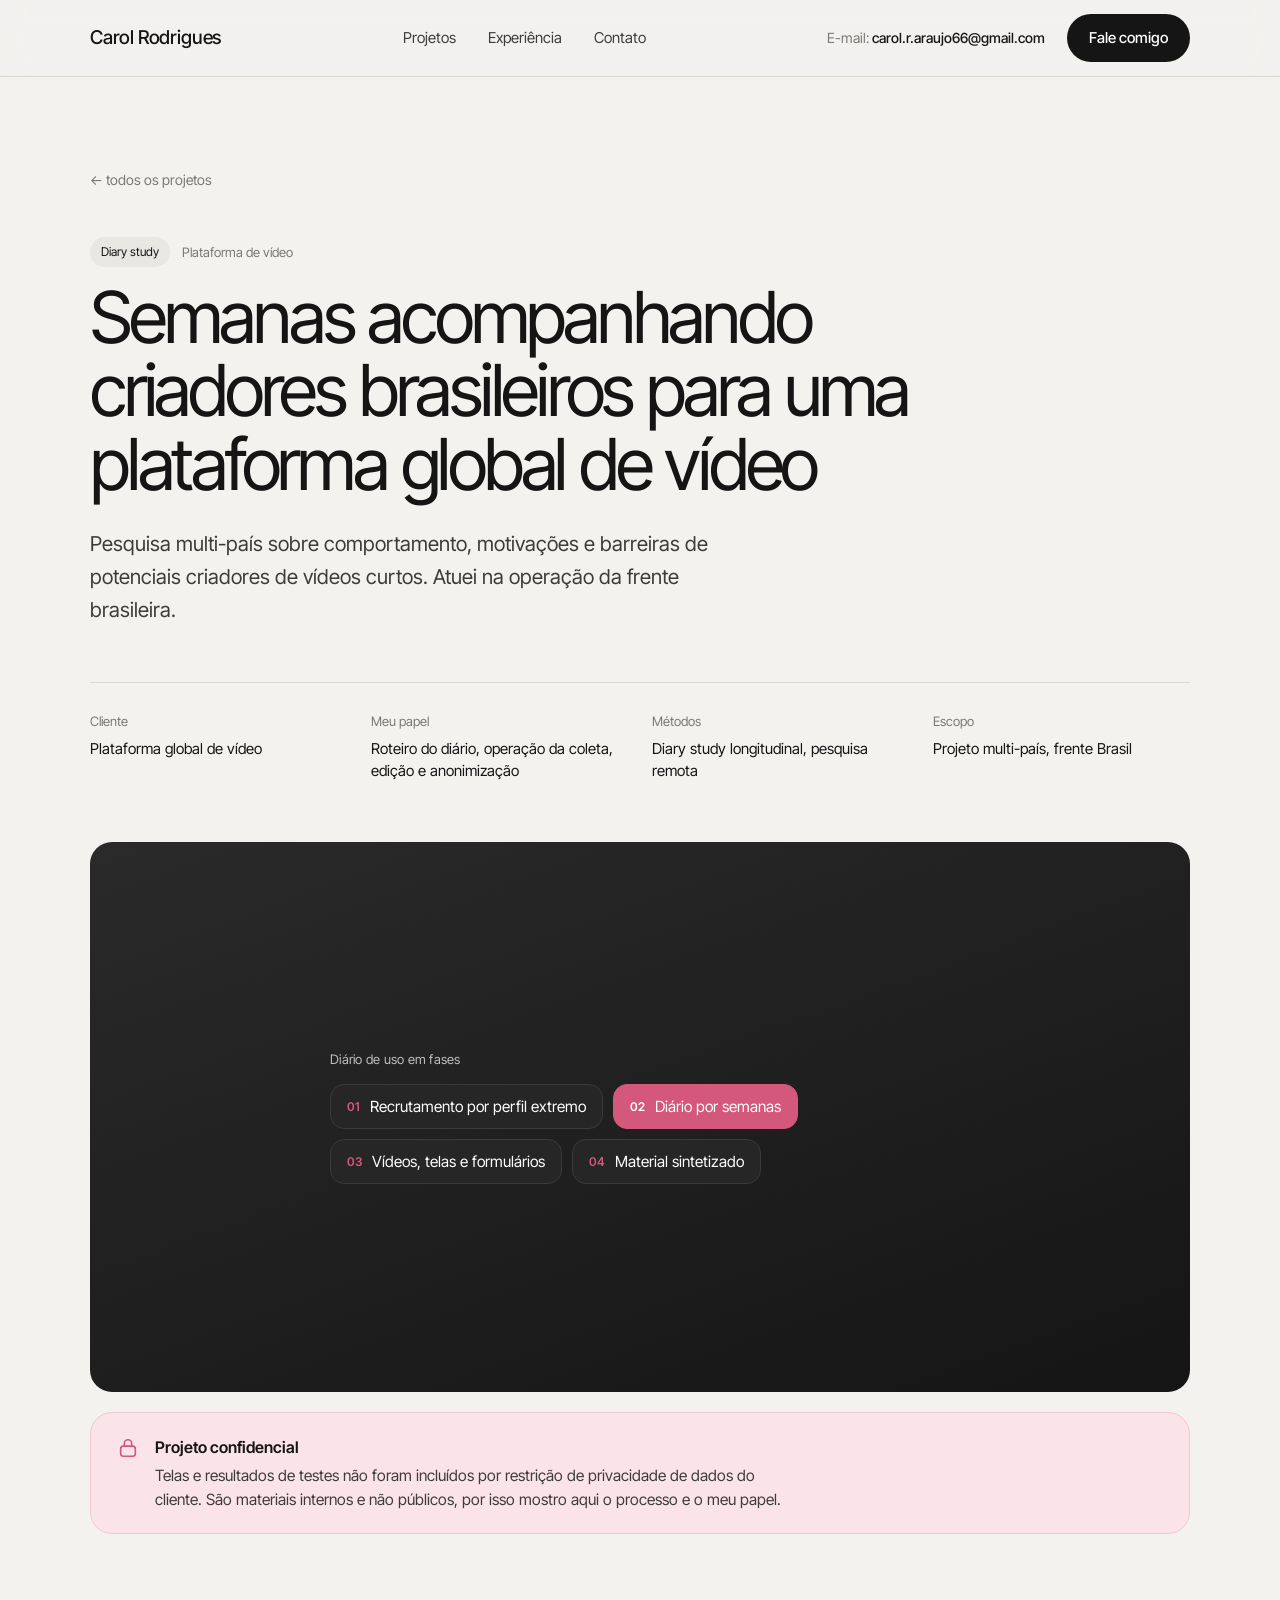
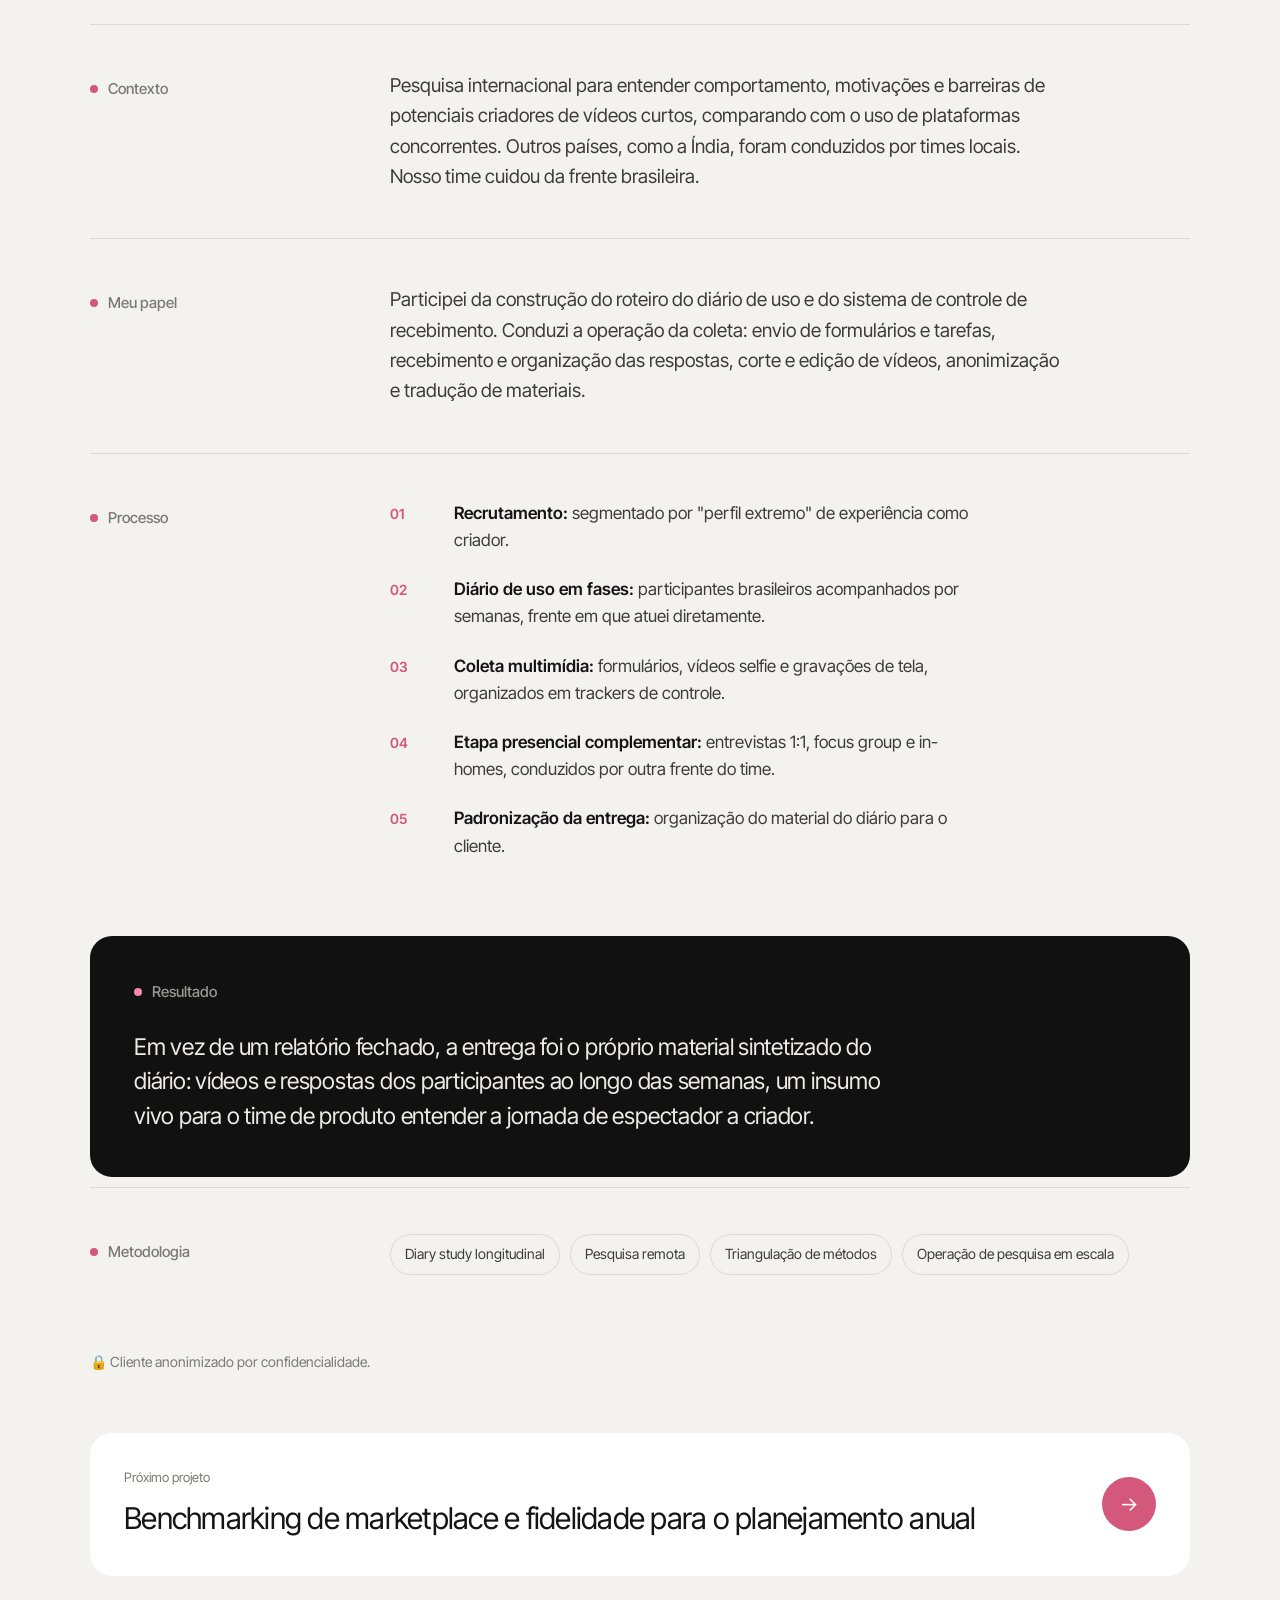
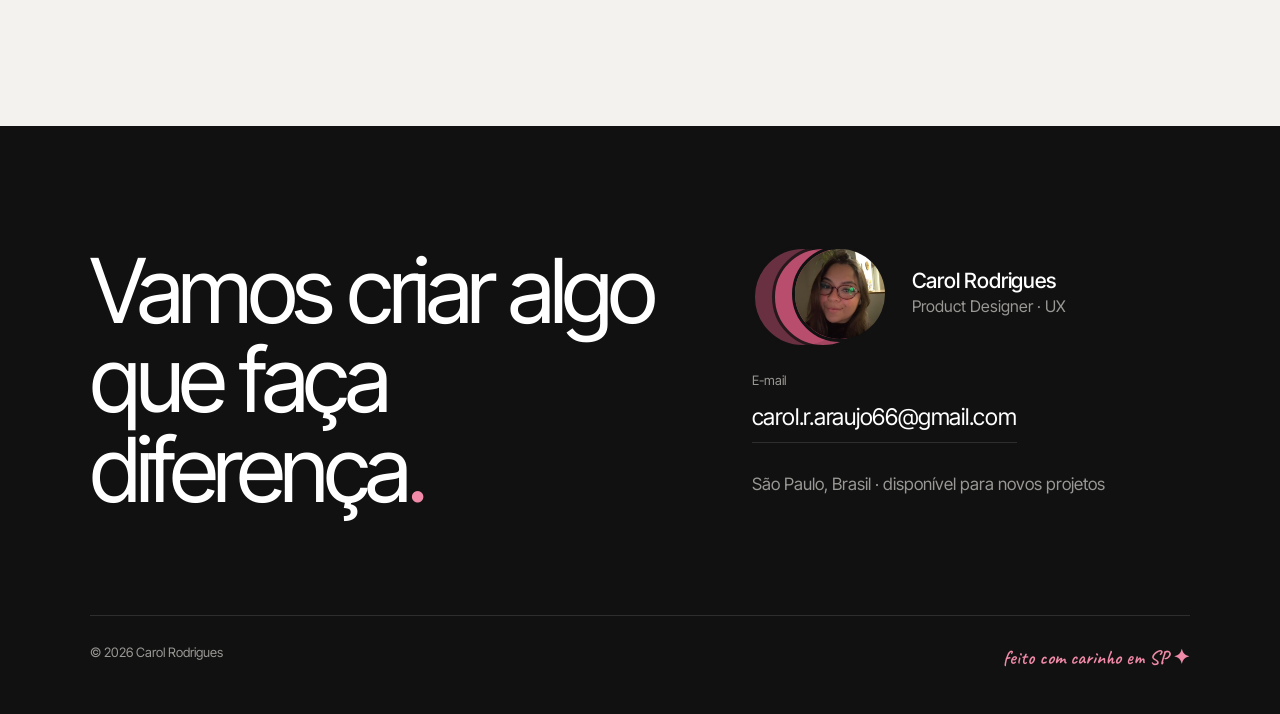
<file: cases/criadores.html>
<!doctype html>
<html lang="pt-BR">
<head>
<meta charset="utf-8">
<meta name="viewport" content="width=device-width, initial-scale=1">
<title>Diário de uso internacional com criadores de vídeos curtos · Carol Rodrigues</title>
<meta name="description" content="Pesquisa multi-país sobre comportamento, motivações e barreiras de potenciais criadores de vídeos curtos. Atuei na operação da frente brasileira.">
<meta property="og:title" content="Diário de uso internacional com criadores de vídeos curtos · Carol Rodrigues">
<meta property="og:description" content="Pesquisa multi-país sobre comportamento, motivações e barreiras de potenciais criadores de vídeos curtos. Atuei na operação da frente brasileira.">
<meta property="og:image" content="../assets/foto-carol.jpg">
<meta name="theme-color" content="#f3f2ef">
<link rel="icon" href="data:image/svg+xml,<svg xmlns='http://www.w3.org/2000/svg' viewBox='0 0 100 100'><rect width='100' height='100' rx='50' fill='%23d4577c'/><text x='50' y='68' font-family='Arial' font-size='52' fill='white' text-anchor='middle'>C</text></svg>">
<link rel="preconnect" href="https://fonts.googleapis.com">
<link rel="preconnect" href="https://fonts.gstatic.com" crossorigin>
<link href="https://fonts.googleapis.com/css2?family=Caveat:wght@600&family=Inter+Tight:wght@400;500;600&display=swap" rel="stylesheet">
<link rel="stylesheet" href="../assets/style.css">
</head>
<body>
<header class="nav">
  <div class="wrap">
    <a class="brand" href="../index.html">Carol Rodrigues</a>
    <nav class="nav-links" aria-label="Principal">
      <a href="../index.html#projetos">Projetos</a>
      <a href="../index.html#experiencia">Experiência</a>
      <a href="../index.html#contato">Contato</a>
    </nav>
    <div class="nav-right">
      <span class="nav-mail">E-mail: <b>carol.r.araujo66@gmail.com</b></span>
      <a class="btn" href="mailto:carol.r.araujo66@gmail.com">Fale comigo</a>
    </div>
  </div>
</header>
<main>
<section class="cs-hero">
  <div class="wrap">
    <a class="back" href="../index.html#projetos">← todos os projetos</a>
    <div class="case-meta reveal"><span class="tag">Diary study</span><span>Plataforma de vídeo</span></div>
    <h1 class="cs-title reveal">Semanas acompanhando criadores brasileiros para uma plataforma global de vídeo</h1>
    <p class="cs-sub reveal">Pesquisa multi-país sobre comportamento, motivações e barreiras de potenciais criadores de vídeos curtos. Atuei na operação da frente brasileira.</p>
    <dl class="facts reveal"><div><dt>Cliente</dt><dd>Plataforma global de vídeo</dd></div><div><dt>Meu papel</dt><dd>Roteiro do diário, operação da coleta, edição e anonimização</dd></div><div><dt>Métodos</dt><dd>Diary study longitudinal, pesquisa remota</dd></div><div><dt>Escopo</dt><dd>Projeto multi-país, frente Brasil</dd></div></dl>
  </div>
</section>
<div class="wrap"><div class="cs-visual reveal"><div class="vis vis-b"><div class="flow"><div class="flow-lbl">Diário de uso em fases</div><ol><li><span class="fn">01</span>Recrutamento por perfil extremo</li><li><span class="fn">02</span>Diário por semanas</li><li><span class="fn">03</span>Vídeos, telas e formulários</li><li><span class="fn">04</span>Material sintetizado</li></ol></div></div></div><div class="priv reveal"><svg width="18" height="18" viewBox="0 0 24 24" fill="none" aria-hidden="true"><rect x="4" y="10" width="16" height="11" rx="3" stroke="currentColor" stroke-width="1.8"/><path d="M8 10V7a4 4 0 0 1 8 0v3" stroke="currentColor" stroke-width="1.8" stroke-linecap="round"/></svg><div><strong>Projeto confidencial</strong><p>Telas e resultados de testes não foram incluídos por restrição de privacidade de dados do cliente. São materiais internos e não públicos, por isso mostro aqui o processo e o meu papel.</p></div></div></div>
<div class="cs-body">
  <div class="wrap">
    <section class="cs-sec reveal"><h2>Contexto</h2><div class="txt"><p>Pesquisa internacional para entender comportamento, motivações e barreiras de potenciais criadores de vídeos curtos, comparando com o uso de plataformas concorrentes. Outros países, como a Índia, foram conduzidos por times locais. Nosso time cuidou da frente brasileira.</p></div></section>
    <section class="cs-sec reveal"><h2>Meu papel</h2><div class="txt"><p>Participei da construção do roteiro do diário de uso e do sistema de controle de recebimento. Conduzi a operação da coleta: envio de formulários e tarefas, recebimento e organização das respostas, corte e edição de vídeos, anonimização e tradução de materiais.</p></div></section>
    
    <section class="cs-sec reveal"><h2>Processo</h2><ol class="steps"><li><span><b>Recrutamento:</b> segmentado por &quot;perfil extremo&quot; de experiência como criador.</span></li><li><span><b>Diário de uso em fases:</b> participantes brasileiros acompanhados por semanas, frente em que atuei diretamente.</span></li><li><span><b>Coleta multimídia:</b> formulários, vídeos selfie e gravações de tela, organizados em trackers de controle.</span></li><li><span><b>Etapa presencial complementar:</b> entrevistas 1:1, focus group e in-homes, conduzidos por outra frente do time.</span></li><li><span><b>Padronização da entrega:</b> organização do material do diário para o cliente.</span></li></ol></section>
  </div>
  
  <div class="wrap">
    
    <section class="impact reveal"><h2>Resultado</h2><p>Em vez de um relatório fechado, a entrega foi o próprio material sintetizado do diário: vídeos e respostas dos participantes ao longo das semanas, um insumo vivo para o time de produto entender a jornada de espectador a criador.</p></section>
    <section class="cs-sec reveal"><h2>Metodologia</h2><div class="chips"><span class="chip">Diary study longitudinal</span><span class="chip">Pesquisa remota</span><span class="chip">Triangulação de métodos</span><span class="chip">Operação de pesquisa em escala</span></div></section>
    <p class="note">🔒 Cliente anonimizado por confidencialidade.</p>
    <a class="next reveal" href="marketplace.html"><div><small>Próximo projeto</small><strong>Benchmarking de marketplace e fidelidade para o planejamento anual</strong></div><span class="dot">→</span></a>
  </div>
</div>
</main>
<footer class="dark final">
  <div class="wrap">
    <div class="final-grid">
      <h2 class="reveal">Vamos criar algo que faça diferença<span>.</span></h2>
      <div class="reveal">
        <div class="id"><div class="avatar"><img src="../assets/foto-carol.jpg" alt="Foto da Carol Rodrigues" width="78" height="78"></div><div><div class="id-name">Carol Rodrigues</div><div class="id-role">Product Designer · UX</div></div></div>
        <div class="lbl">E-mail</div>
        <a class="mail" href="mailto:carol.r.araujo66@gmail.com">carol.r.araujo66@gmail.com</a>
        <p class="sub">São Paulo, Brasil · disponível para novos projetos</p>
      </div>
    </div>
    <div class="foot"><span>© 2026 Carol Rodrigues</span><span class="hand">feito com carinho em SP ✦</span></div>
  </div>
</footer>
<script>
(function(){
  var els=document.querySelectorAll('.reveal');
  if(!('IntersectionObserver' in window)){els.forEach(function(e){e.classList.add('in')});return;}
  var io=new IntersectionObserver(function(es){es.forEach(function(e){if(e.isIntersecting){e.target.classList.add('in');io.unobserve(e.target);}})},{threshold:.12,rootMargin:'0px 0px -40px 0px'});
  els.forEach(function(e){io.observe(e)});
})();
</script>
</body>
</html>
</file>
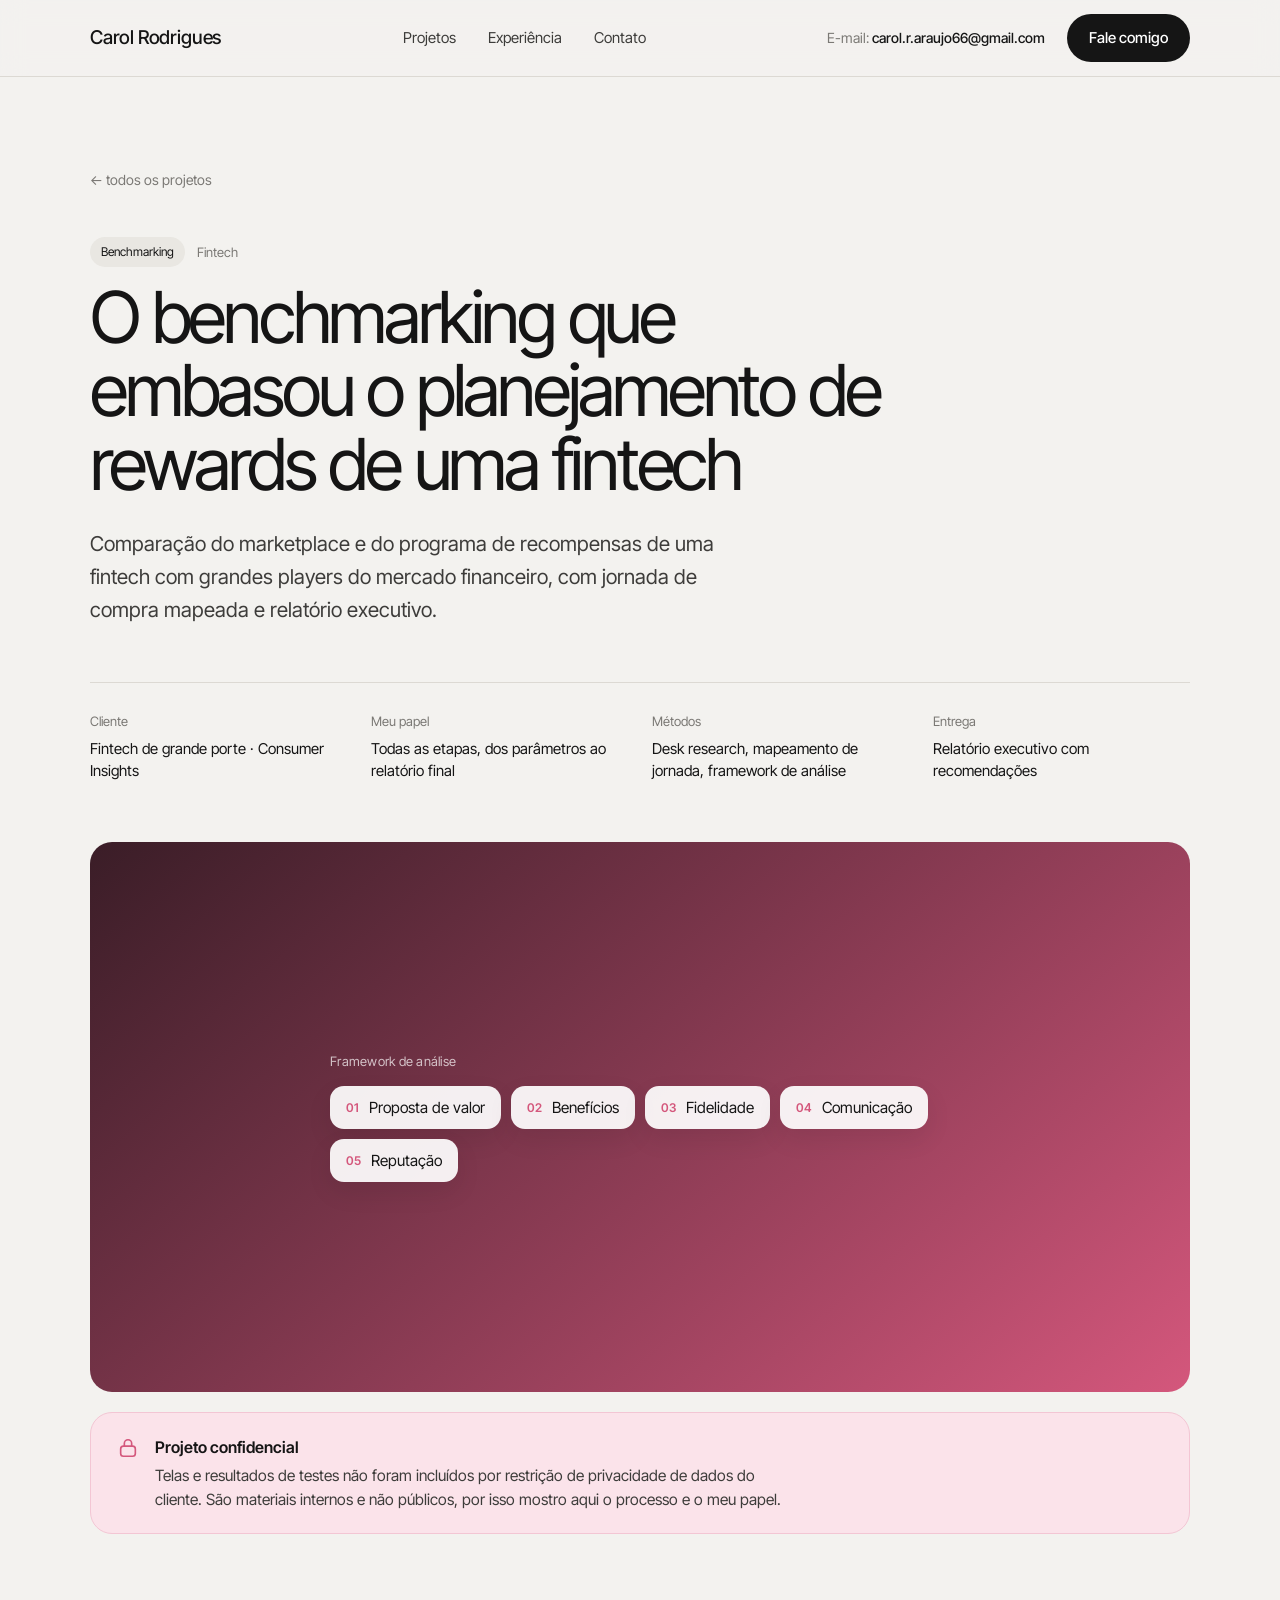
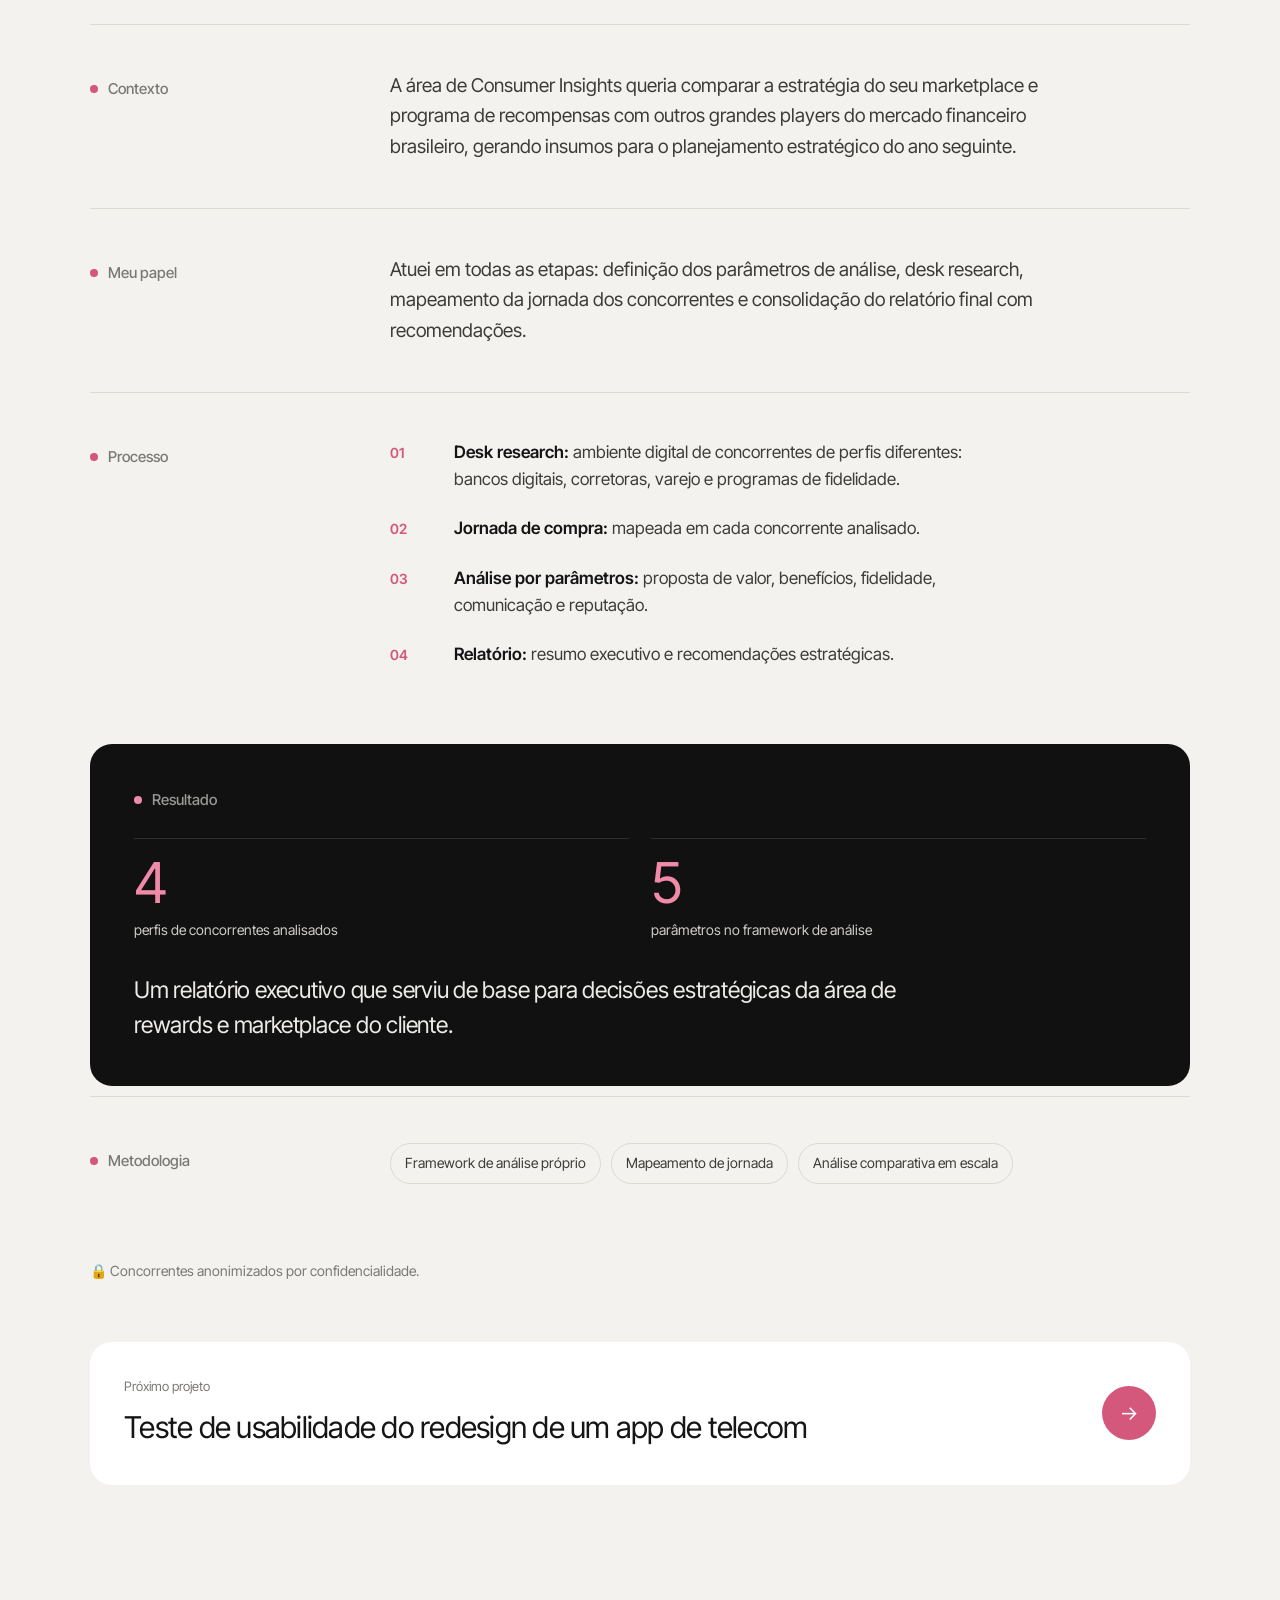
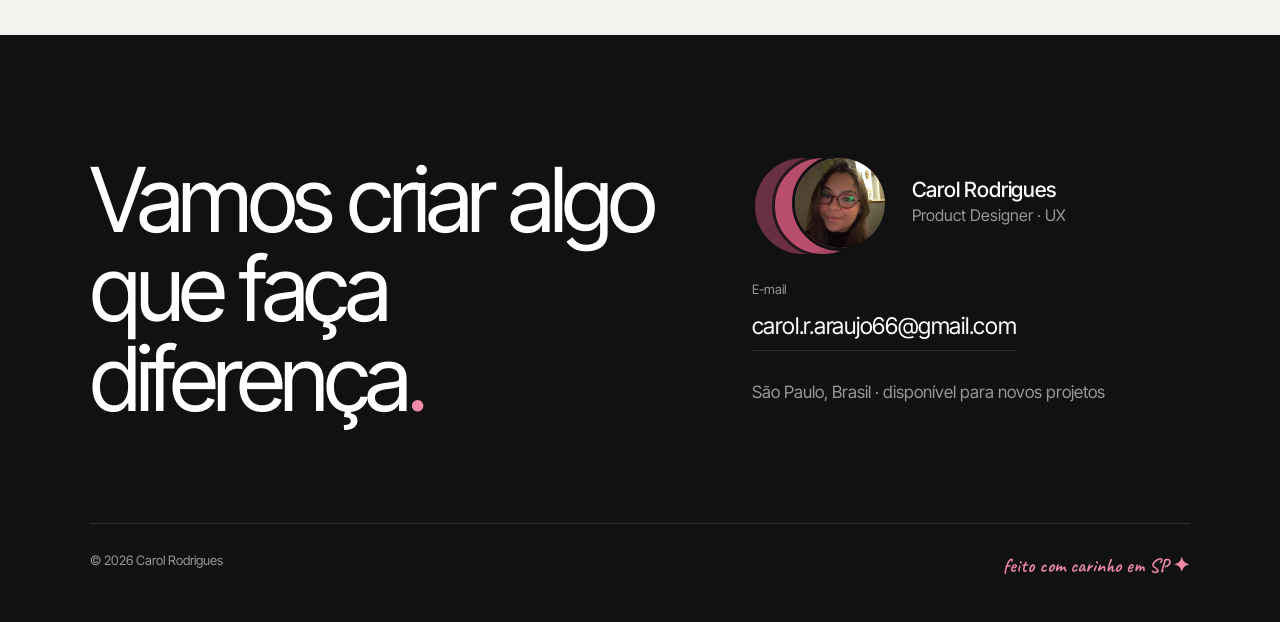
<file: cases/marketplace.html>
<!doctype html>
<html lang="pt-BR">
<head>
<meta charset="utf-8">
<meta name="viewport" content="width=device-width, initial-scale=1">
<title>Benchmarking de marketplace e fidelidade para o planejamento anual · Carol Rodrigues</title>
<meta name="description" content="Comparação do marketplace e do programa de recompensas de uma fintech com grandes players do mercado financeiro, com jornada de compra mapeada e relatório executivo.">
<meta property="og:title" content="Benchmarking de marketplace e fidelidade para o planejamento anual · Carol Rodrigues">
<meta property="og:description" content="Comparação do marketplace e do programa de recompensas de uma fintech com grandes players do mercado financeiro, com jornada de compra mapeada e relatório executivo.">
<meta property="og:image" content="../assets/foto-carol.jpg">
<meta name="theme-color" content="#f3f2ef">
<link rel="icon" href="data:image/svg+xml,<svg xmlns='http://www.w3.org/2000/svg' viewBox='0 0 100 100'><rect width='100' height='100' rx='50' fill='%23d4577c'/><text x='50' y='68' font-family='Arial' font-size='52' fill='white' text-anchor='middle'>C</text></svg>">
<link rel="preconnect" href="https://fonts.googleapis.com">
<link rel="preconnect" href="https://fonts.gstatic.com" crossorigin>
<link href="https://fonts.googleapis.com/css2?family=Caveat:wght@600&family=Inter+Tight:wght@400;500;600&display=swap" rel="stylesheet">
<link rel="stylesheet" href="../assets/style.css">
</head>
<body>
<header class="nav">
  <div class="wrap">
    <a class="brand" href="../index.html">Carol Rodrigues</a>
    <nav class="nav-links" aria-label="Principal">
      <a href="../index.html#projetos">Projetos</a>
      <a href="../index.html#experiencia">Experiência</a>
      <a href="../index.html#contato">Contato</a>
    </nav>
    <div class="nav-right">
      <span class="nav-mail">E-mail: <b>carol.r.araujo66@gmail.com</b></span>
      <a class="btn" href="mailto:carol.r.araujo66@gmail.com">Fale comigo</a>
    </div>
  </div>
</header>
<main>
<section class="cs-hero">
  <div class="wrap">
    <a class="back" href="../index.html#projetos">← todos os projetos</a>
    <div class="case-meta reveal"><span class="tag">Benchmarking</span><span>Fintech</span></div>
    <h1 class="cs-title reveal">O benchmarking que embasou o planejamento de rewards de uma fintech</h1>
    <p class="cs-sub reveal">Comparação do marketplace e do programa de recompensas de uma fintech com grandes players do mercado financeiro, com jornada de compra mapeada e relatório executivo.</p>
    <dl class="facts reveal"><div><dt>Cliente</dt><dd>Fintech de grande porte · Consumer Insights</dd></div><div><dt>Meu papel</dt><dd>Todas as etapas, dos parâmetros ao relatório final</dd></div><div><dt>Métodos</dt><dd>Desk research, mapeamento de jornada, framework de análise</dd></div><div><dt>Entrega</dt><dd>Relatório executivo com recomendações</dd></div></dl>
  </div>
</section>
<div class="wrap"><div class="cs-visual reveal"><div class="vis vis-d"><div class="flow"><div class="flow-lbl">Framework de análise</div><ol><li><span class="fn">01</span>Proposta de valor</li><li><span class="fn">02</span>Benefícios</li><li><span class="fn">03</span>Fidelidade</li><li><span class="fn">04</span>Comunicação</li><li><span class="fn">05</span>Reputação</li></ol></div></div></div><div class="priv reveal"><svg width="18" height="18" viewBox="0 0 24 24" fill="none" aria-hidden="true"><rect x="4" y="10" width="16" height="11" rx="3" stroke="currentColor" stroke-width="1.8"/><path d="M8 10V7a4 4 0 0 1 8 0v3" stroke="currentColor" stroke-width="1.8" stroke-linecap="round"/></svg><div><strong>Projeto confidencial</strong><p>Telas e resultados de testes não foram incluídos por restrição de privacidade de dados do cliente. São materiais internos e não públicos, por isso mostro aqui o processo e o meu papel.</p></div></div></div>
<div class="cs-body">
  <div class="wrap">
    <section class="cs-sec reveal"><h2>Contexto</h2><div class="txt"><p>A área de Consumer Insights queria comparar a estratégia do seu marketplace e programa de recompensas com outros grandes players do mercado financeiro brasileiro, gerando insumos para o planejamento estratégico do ano seguinte.</p></div></section>
    <section class="cs-sec reveal"><h2>Meu papel</h2><div class="txt"><p>Atuei em todas as etapas: definição dos parâmetros de análise, desk research, mapeamento da jornada dos concorrentes e consolidação do relatório final com recomendações.</p></div></section>
    
    <section class="cs-sec reveal"><h2>Processo</h2><ol class="steps"><li><span><b>Desk research:</b> ambiente digital de concorrentes de perfis diferentes: bancos digitais, corretoras, varejo e programas de fidelidade.</span></li><li><span><b>Jornada de compra:</b> mapeada em cada concorrente analisado.</span></li><li><span><b>Análise por parâmetros:</b> proposta de valor, benefícios, fidelidade, comunicação e reputação.</span></li><li><span><b>Relatório:</b> resumo executivo e recomendações estratégicas.</span></li></ol></section>
  </div>
  
  <div class="wrap">
    
    <section class="impact reveal"><h2>Resultado</h2><div class="impact-nums"><div><strong>4</strong><span>perfis de concorrentes analisados</span></div><div><strong>5</strong><span>parâmetros no framework de análise</span></div></div><p>Um relatório executivo que serviu de base para decisões estratégicas da área de rewards e marketplace do cliente.</p></section>
    <section class="cs-sec reveal"><h2>Metodologia</h2><div class="chips"><span class="chip">Framework de análise próprio</span><span class="chip">Mapeamento de jornada</span><span class="chip">Análise comparativa em escala</span></div></section>
    <p class="note">🔒 Concorrentes anonimizados por confidencialidade.</p>
    <a class="next reveal" href="telecom.html"><div><small>Próximo projeto</small><strong>Teste de usabilidade do redesign de um app de telecom</strong></div><span class="dot">→</span></a>
  </div>
</div>
</main>
<footer class="dark final">
  <div class="wrap">
    <div class="final-grid">
      <h2 class="reveal">Vamos criar algo que faça diferença<span>.</span></h2>
      <div class="reveal">
        <div class="id"><div class="avatar"><img src="../assets/foto-carol.jpg" alt="Foto da Carol Rodrigues" width="78" height="78"></div><div><div class="id-name">Carol Rodrigues</div><div class="id-role">Product Designer · UX</div></div></div>
        <div class="lbl">E-mail</div>
        <a class="mail" href="mailto:carol.r.araujo66@gmail.com">carol.r.araujo66@gmail.com</a>
        <p class="sub">São Paulo, Brasil · disponível para novos projetos</p>
      </div>
    </div>
    <div class="foot"><span>© 2026 Carol Rodrigues</span><span class="hand">feito com carinho em SP ✦</span></div>
  </div>
</footer>
<script>
(function(){
  var els=document.querySelectorAll('.reveal');
  if(!('IntersectionObserver' in window)){els.forEach(function(e){e.classList.add('in')});return;}
  var io=new IntersectionObserver(function(es){es.forEach(function(e){if(e.isIntersecting){e.target.classList.add('in');io.unobserve(e.target);}})},{threshold:.12,rootMargin:'0px 0px -40px 0px'});
  els.forEach(function(e){io.observe(e)});
})();
</script>
</body>
</html>
</file>
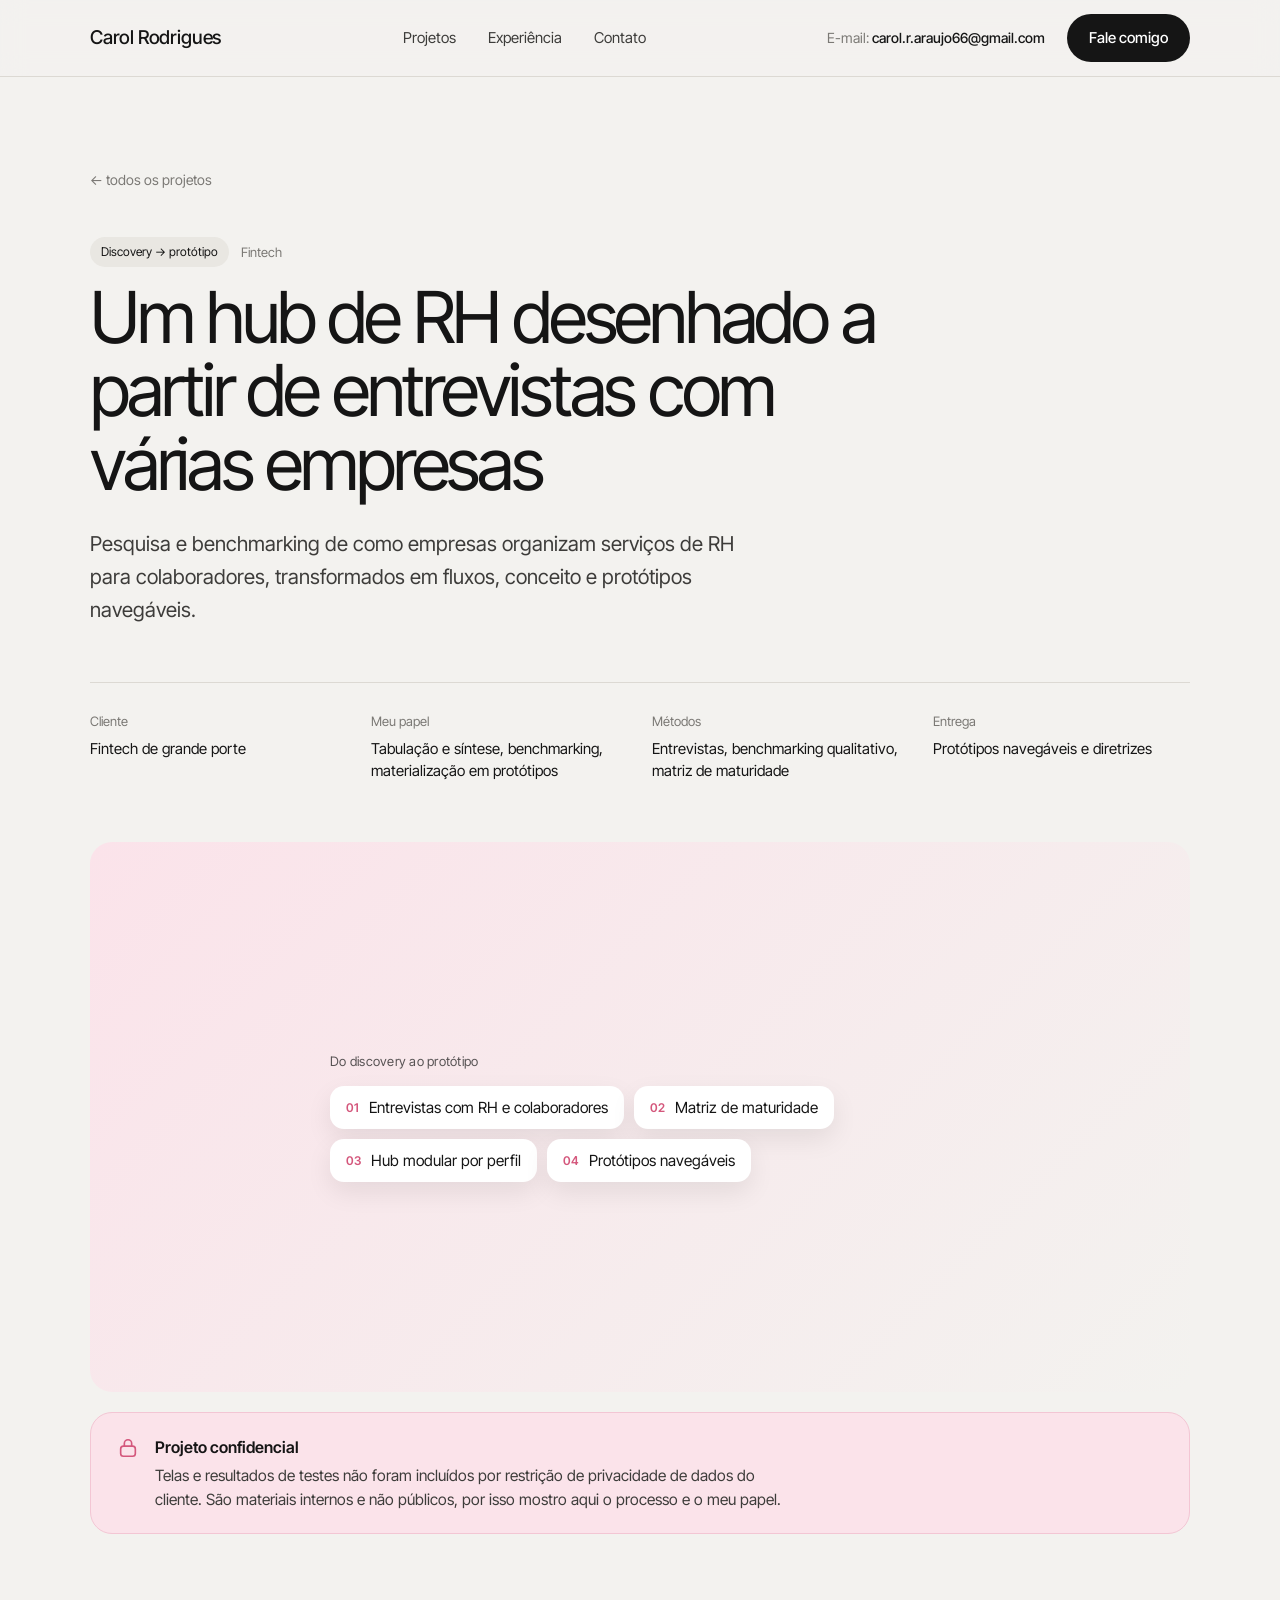
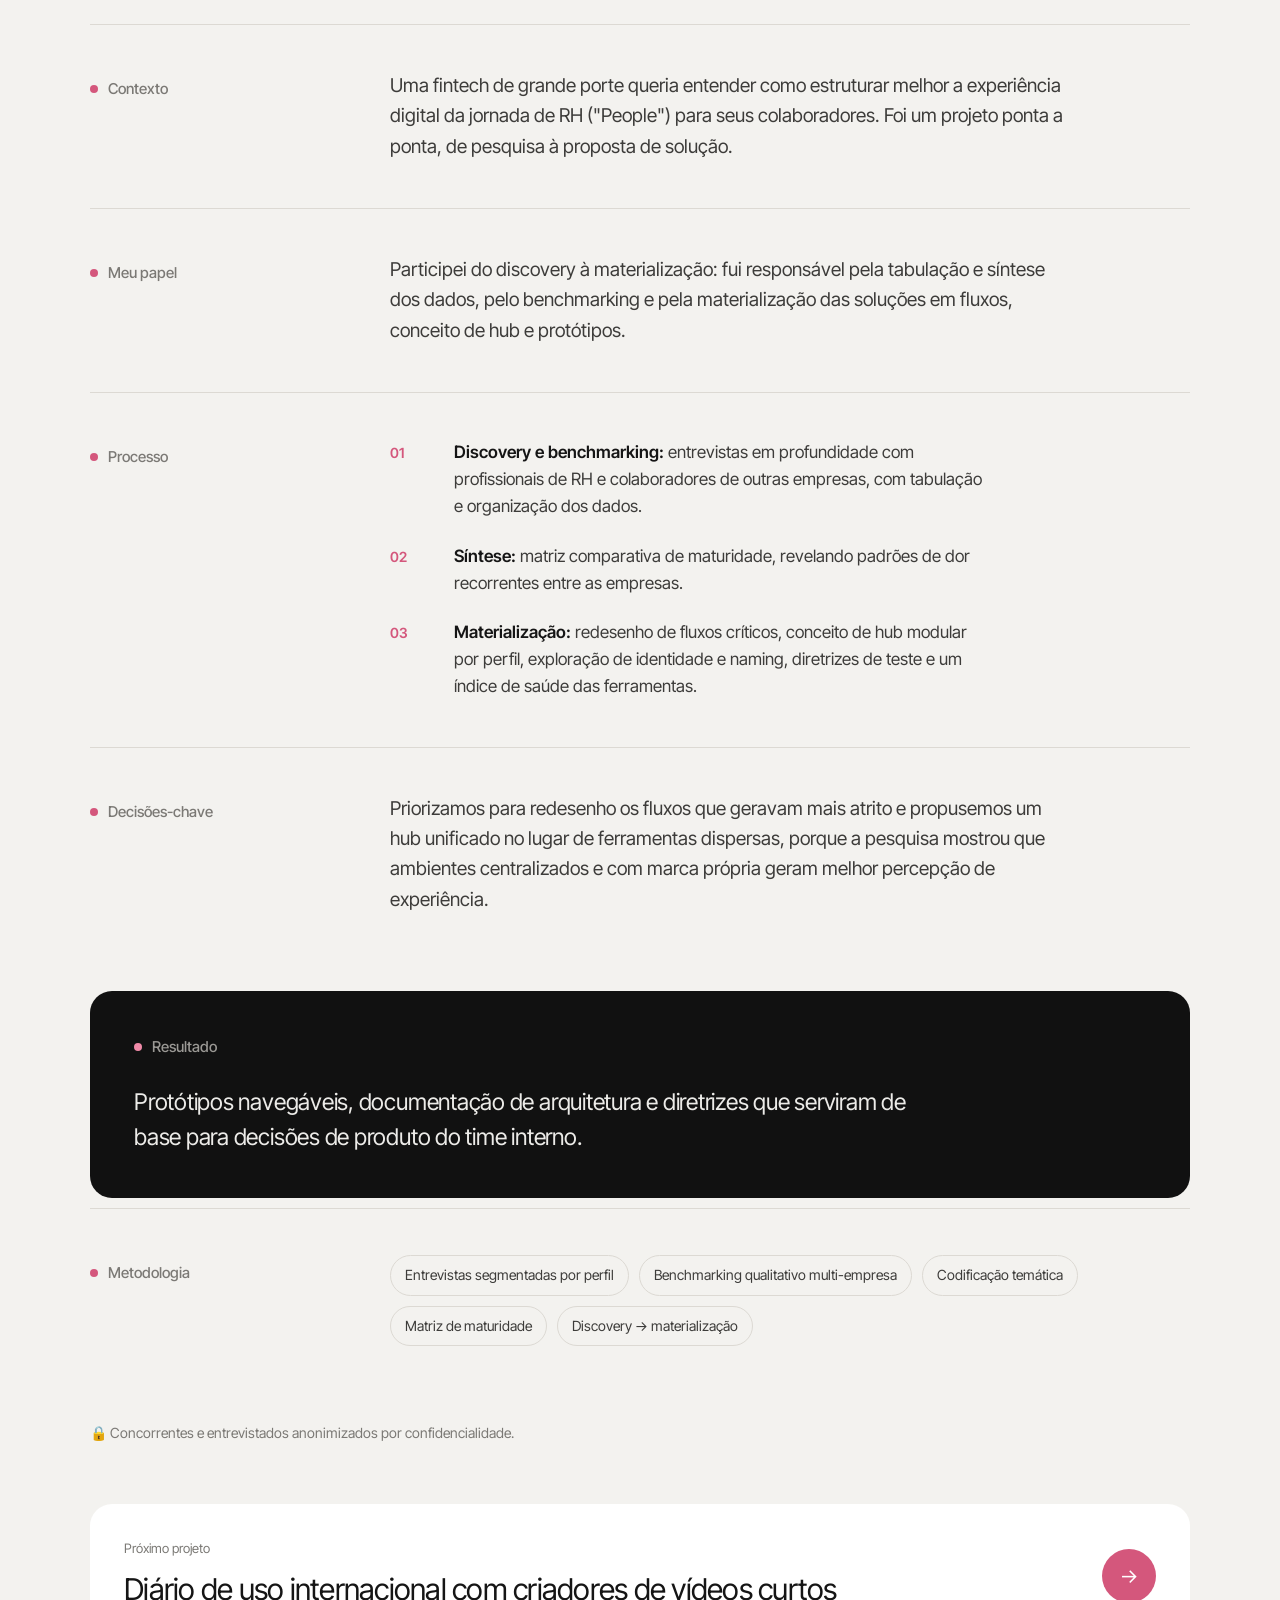
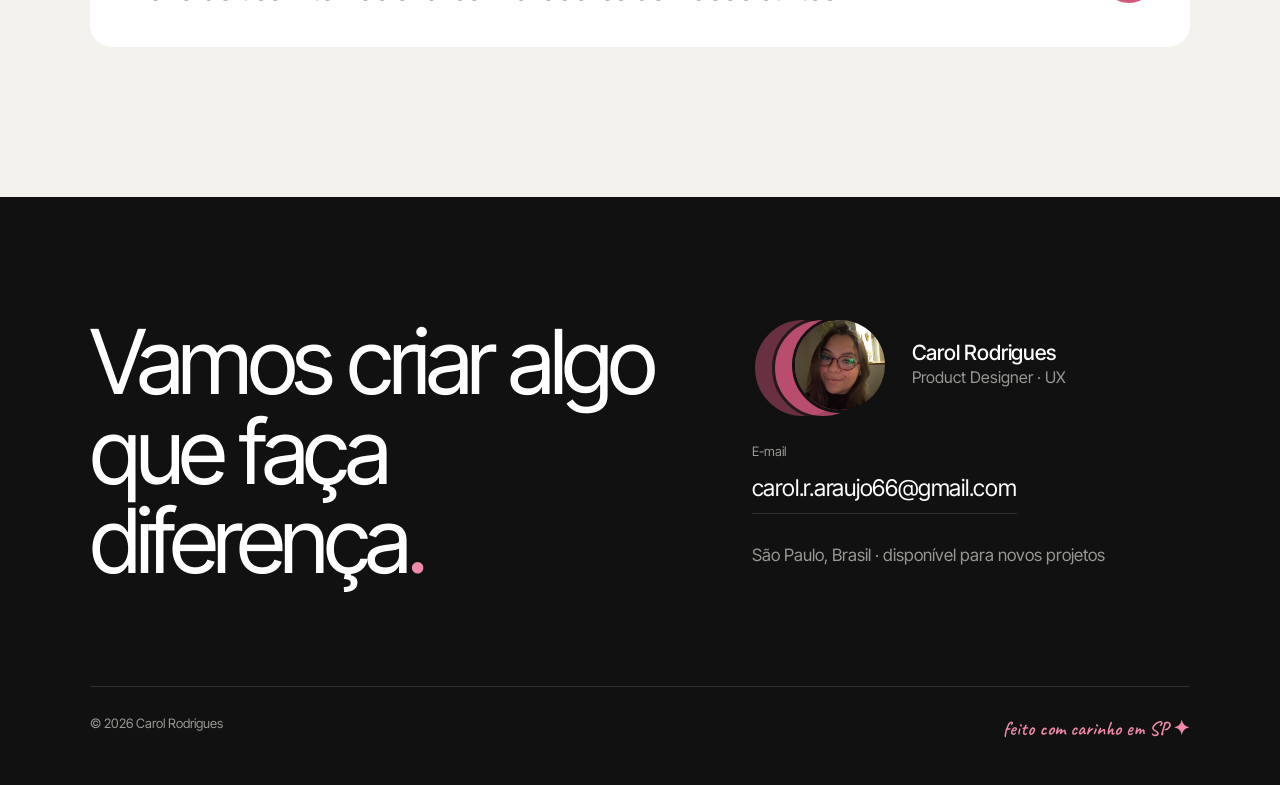
<file: cases/rh.html>
<!doctype html>
<html lang="pt-BR">
<head>
<meta charset="utf-8">
<meta name="viewport" content="width=device-width, initial-scale=1">
<title>Da pesquisa com várias empresas a um hub de RH prototipado · Carol Rodrigues</title>
<meta name="description" content="Pesquisa e benchmarking de como empresas organizam serviços de RH para colaboradores, transformados em fluxos, conceito e protótipos navegáveis.">
<meta property="og:title" content="Da pesquisa com várias empresas a um hub de RH prototipado · Carol Rodrigues">
<meta property="og:description" content="Pesquisa e benchmarking de como empresas organizam serviços de RH para colaboradores, transformados em fluxos, conceito e protótipos navegáveis.">
<meta property="og:image" content="../assets/foto-carol.jpg">
<meta name="theme-color" content="#f3f2ef">
<link rel="icon" href="data:image/svg+xml,<svg xmlns='http://www.w3.org/2000/svg' viewBox='0 0 100 100'><rect width='100' height='100' rx='50' fill='%23d4577c'/><text x='50' y='68' font-family='Arial' font-size='52' fill='white' text-anchor='middle'>C</text></svg>">
<link rel="preconnect" href="https://fonts.googleapis.com">
<link rel="preconnect" href="https://fonts.gstatic.com" crossorigin>
<link href="https://fonts.googleapis.com/css2?family=Caveat:wght@600&family=Inter+Tight:wght@400;500;600&display=swap" rel="stylesheet">
<link rel="stylesheet" href="../assets/style.css">
</head>
<body>
<header class="nav">
  <div class="wrap">
    <a class="brand" href="../index.html">Carol Rodrigues</a>
    <nav class="nav-links" aria-label="Principal">
      <a href="../index.html#projetos">Projetos</a>
      <a href="../index.html#experiencia">Experiência</a>
      <a href="../index.html#contato">Contato</a>
    </nav>
    <div class="nav-right">
      <span class="nav-mail">E-mail: <b>carol.r.araujo66@gmail.com</b></span>
      <a class="btn" href="mailto:carol.r.araujo66@gmail.com">Fale comigo</a>
    </div>
  </div>
</header>
<main>
<section class="cs-hero">
  <div class="wrap">
    <a class="back" href="../index.html#projetos">← todos os projetos</a>
    <div class="case-meta reveal"><span class="tag">Discovery → protótipo</span><span>Fintech</span></div>
    <h1 class="cs-title reveal">Um hub de RH desenhado a partir de entrevistas com várias empresas</h1>
    <p class="cs-sub reveal">Pesquisa e benchmarking de como empresas organizam serviços de RH para colaboradores, transformados em fluxos, conceito e protótipos navegáveis.</p>
    <dl class="facts reveal"><div><dt>Cliente</dt><dd>Fintech de grande porte</dd></div><div><dt>Meu papel</dt><dd>Tabulação e síntese, benchmarking, materialização em protótipos</dd></div><div><dt>Métodos</dt><dd>Entrevistas, benchmarking qualitativo, matriz de maturidade</dd></div><div><dt>Entrega</dt><dd>Protótipos navegáveis e diretrizes</dd></div></dl>
  </div>
</section>
<div class="wrap"><div class="cs-visual reveal"><div class="vis vis-c"><div class="flow"><div class="flow-lbl">Do discovery ao protótipo</div><ol><li><span class="fn">01</span>Entrevistas com RH e colaboradores</li><li><span class="fn">02</span>Matriz de maturidade</li><li><span class="fn">03</span>Hub modular por perfil</li><li><span class="fn">04</span>Protótipos navegáveis</li></ol></div></div></div><div class="priv reveal"><svg width="18" height="18" viewBox="0 0 24 24" fill="none" aria-hidden="true"><rect x="4" y="10" width="16" height="11" rx="3" stroke="currentColor" stroke-width="1.8"/><path d="M8 10V7a4 4 0 0 1 8 0v3" stroke="currentColor" stroke-width="1.8" stroke-linecap="round"/></svg><div><strong>Projeto confidencial</strong><p>Telas e resultados de testes não foram incluídos por restrição de privacidade de dados do cliente. São materiais internos e não públicos, por isso mostro aqui o processo e o meu papel.</p></div></div></div>
<div class="cs-body">
  <div class="wrap">
    <section class="cs-sec reveal"><h2>Contexto</h2><div class="txt"><p>Uma fintech de grande porte queria entender como estruturar melhor a experiência digital da jornada de RH (&quot;People&quot;) para seus colaboradores. Foi um projeto ponta a ponta, de pesquisa à proposta de solução.</p></div></section>
    <section class="cs-sec reveal"><h2>Meu papel</h2><div class="txt"><p>Participei do discovery à materialização: fui responsável pela tabulação e síntese dos dados, pelo benchmarking e pela materialização das soluções em fluxos, conceito de hub e protótipos.</p></div></section>
    
    <section class="cs-sec reveal"><h2>Processo</h2><ol class="steps"><li><span><b>Discovery e benchmarking:</b> entrevistas em profundidade com profissionais de RH e colaboradores de outras empresas, com tabulação e organização dos dados.</span></li><li><span><b>Síntese:</b> matriz comparativa de maturidade, revelando padrões de dor recorrentes entre as empresas.</span></li><li><span><b>Materialização:</b> redesenho de fluxos críticos, conceito de hub modular por perfil, exploração de identidade e naming, diretrizes de teste e um índice de saúde das ferramentas.</span></li></ol></section>
  </div>
  
  <div class="wrap">
    <section class="cs-sec reveal"><h2>Decisões-chave</h2><div class="txt"><p>Priorizamos para redesenho os fluxos que geravam mais atrito e propusemos um hub unificado no lugar de ferramentas dispersas, porque a pesquisa mostrou que ambientes centralizados e com marca própria geram melhor percepção de experiência.</p></div></section>
    <section class="impact reveal"><h2>Resultado</h2><p>Protótipos navegáveis, documentação de arquitetura e diretrizes que serviram de base para decisões de produto do time interno.</p></section>
    <section class="cs-sec reveal"><h2>Metodologia</h2><div class="chips"><span class="chip">Entrevistas segmentadas por perfil</span><span class="chip">Benchmarking qualitativo multi-empresa</span><span class="chip">Codificação temática</span><span class="chip">Matriz de maturidade</span><span class="chip">Discovery → materialização</span></div></section>
    <p class="note">🔒 Concorrentes e entrevistados anonimizados por confidencialidade.</p>
    <a class="next reveal" href="criadores.html"><div><small>Próximo projeto</small><strong>Diário de uso internacional com criadores de vídeos curtos</strong></div><span class="dot">→</span></a>
  </div>
</div>
</main>
<footer class="dark final">
  <div class="wrap">
    <div class="final-grid">
      <h2 class="reveal">Vamos criar algo que faça diferença<span>.</span></h2>
      <div class="reveal">
        <div class="id"><div class="avatar"><img src="../assets/foto-carol.jpg" alt="Foto da Carol Rodrigues" width="78" height="78"></div><div><div class="id-name">Carol Rodrigues</div><div class="id-role">Product Designer · UX</div></div></div>
        <div class="lbl">E-mail</div>
        <a class="mail" href="mailto:carol.r.araujo66@gmail.com">carol.r.araujo66@gmail.com</a>
        <p class="sub">São Paulo, Brasil · disponível para novos projetos</p>
      </div>
    </div>
    <div class="foot"><span>© 2026 Carol Rodrigues</span><span class="hand">feito com carinho em SP ✦</span></div>
  </div>
</footer>
<script>
(function(){
  var els=document.querySelectorAll('.reveal');
  if(!('IntersectionObserver' in window)){els.forEach(function(e){e.classList.add('in')});return;}
  var io=new IntersectionObserver(function(es){es.forEach(function(e){if(e.isIntersecting){e.target.classList.add('in');io.unobserve(e.target);}})},{threshold:.12,rootMargin:'0px 0px -40px 0px'});
  els.forEach(function(e){io.observe(e)});
})();
</script>
</body>
</html>
</file>
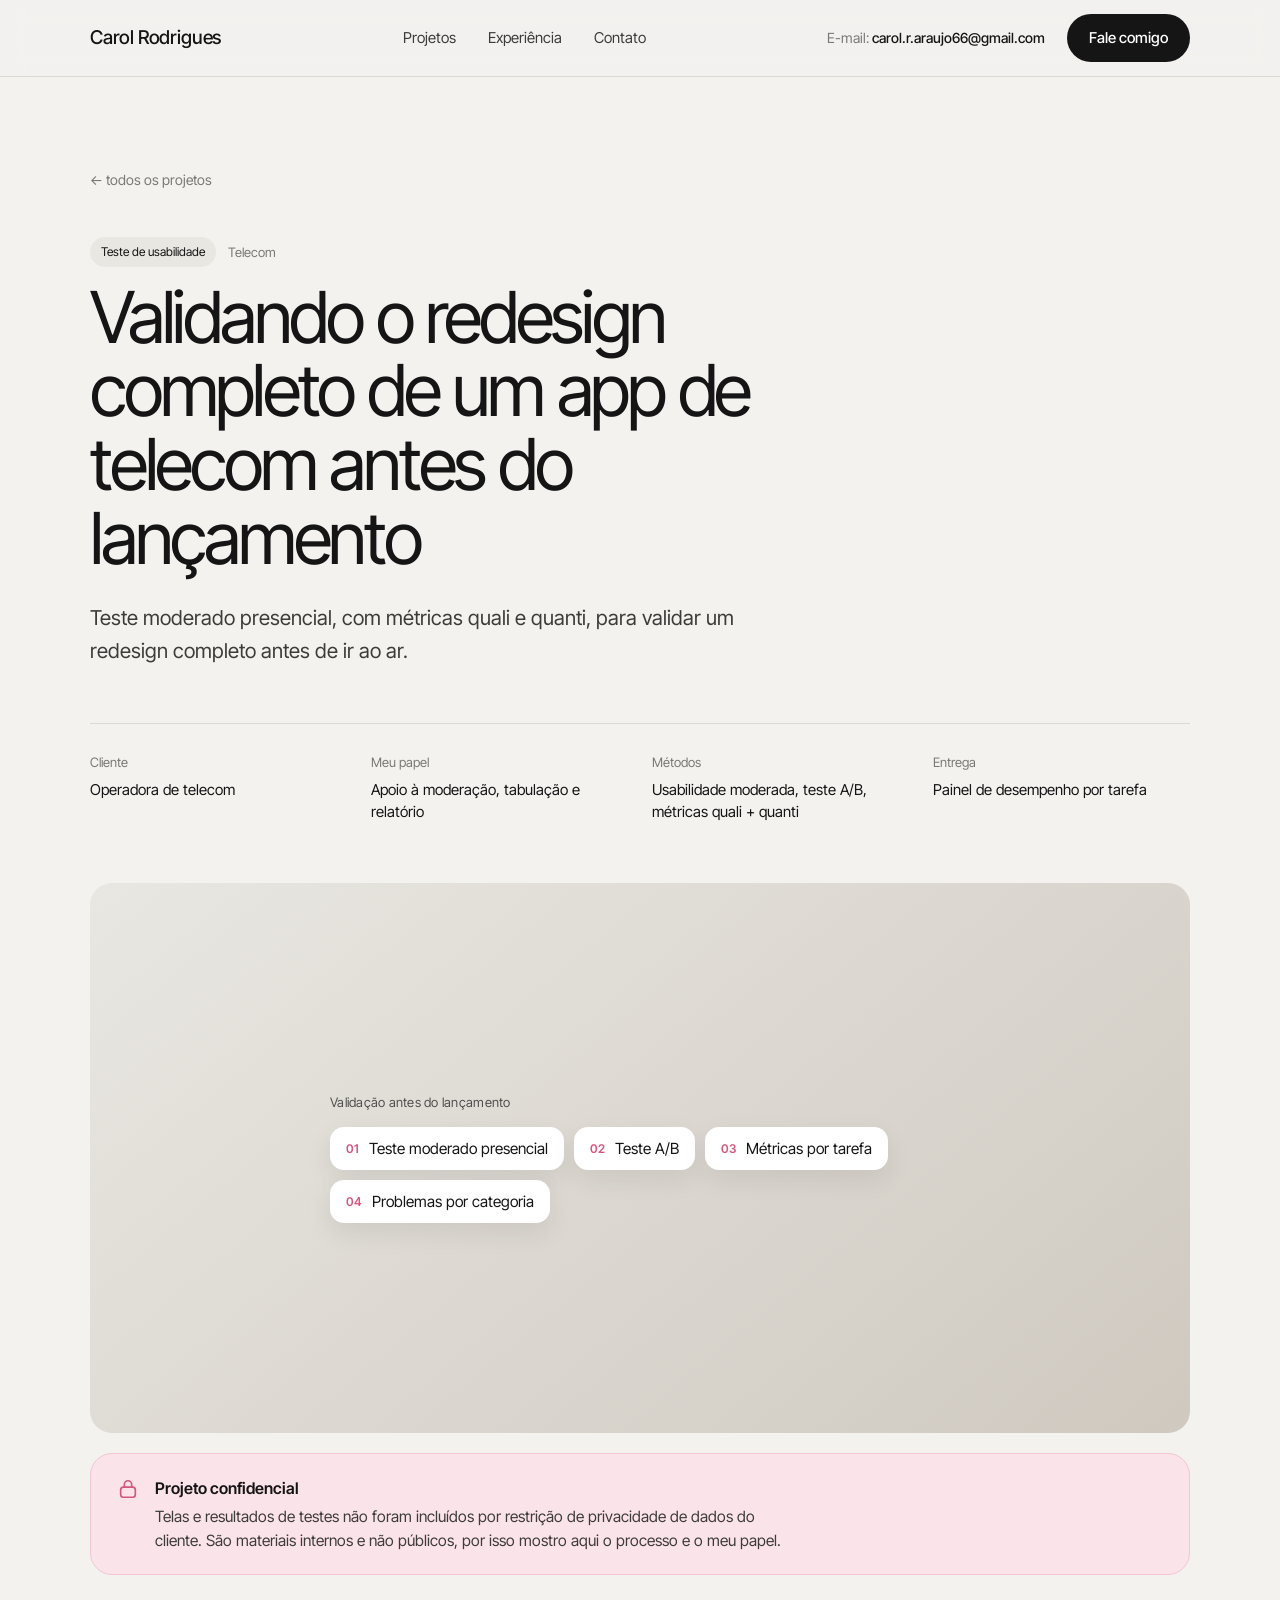
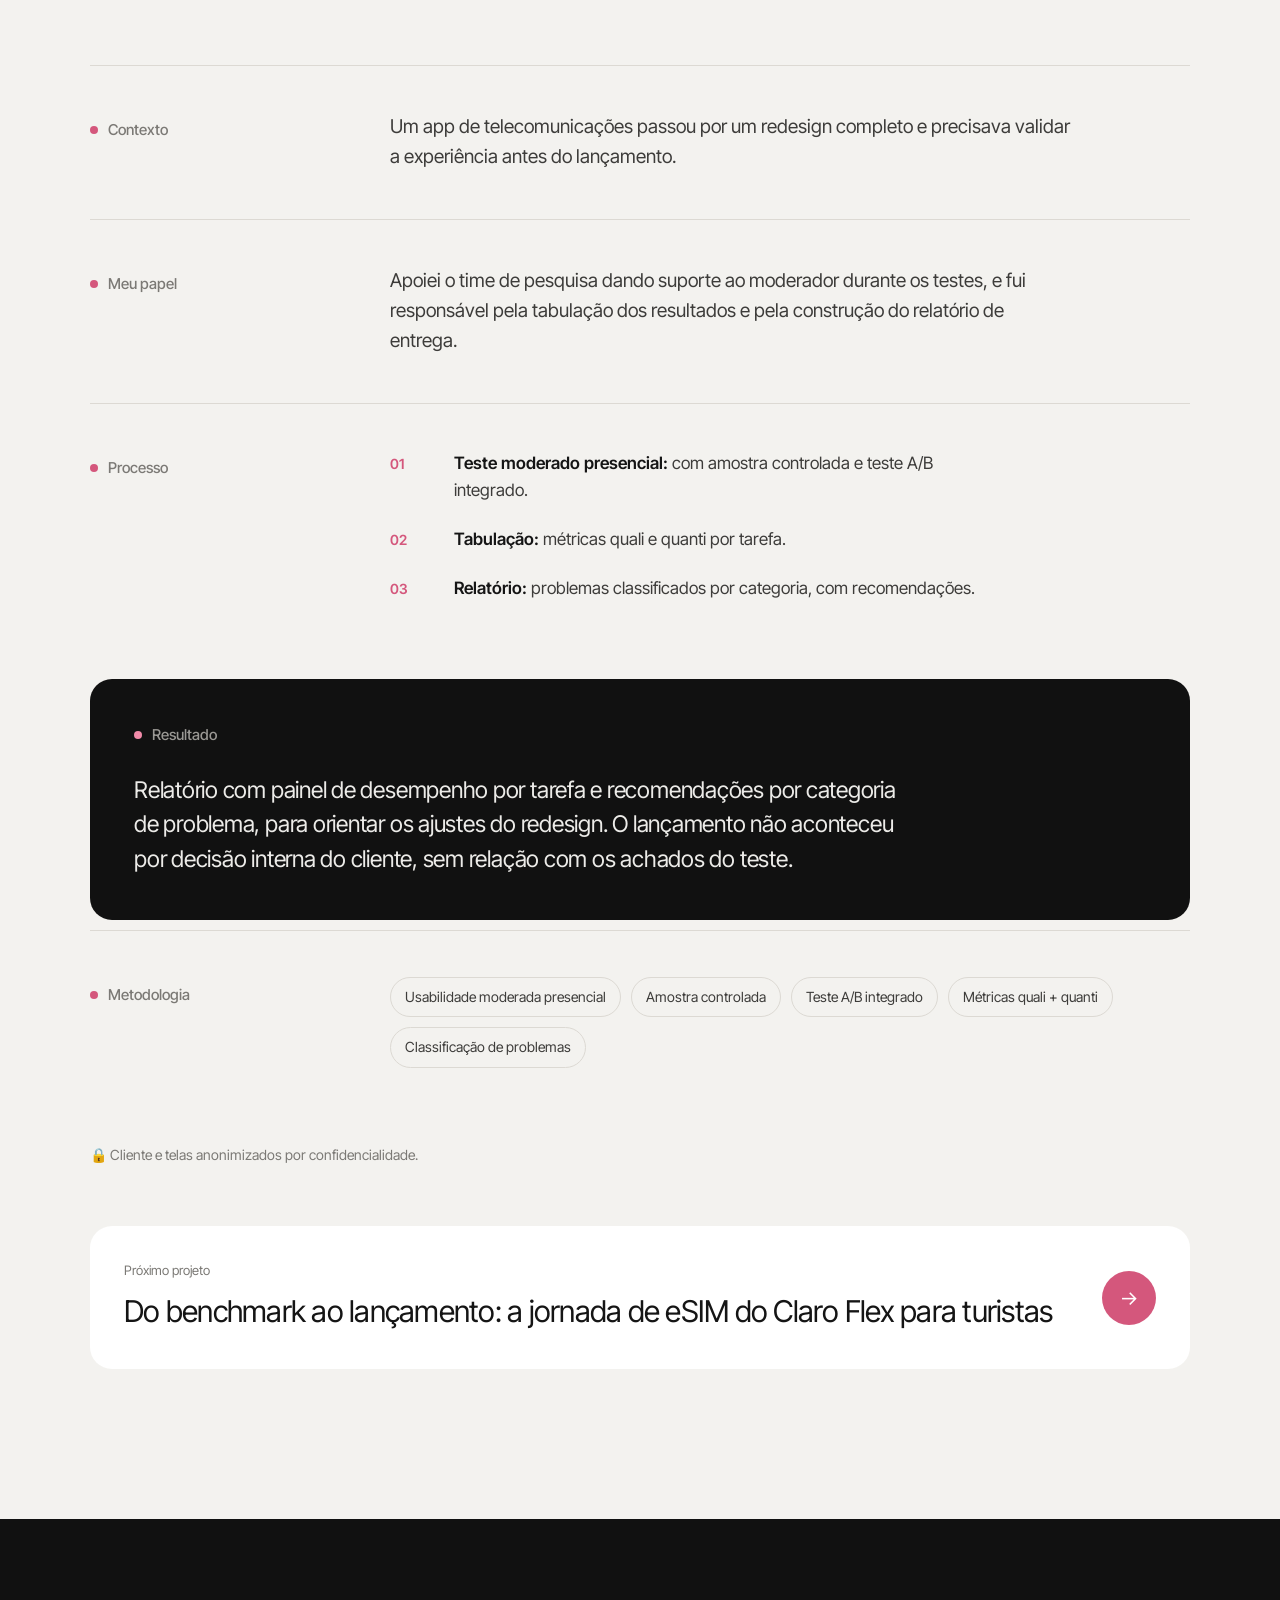
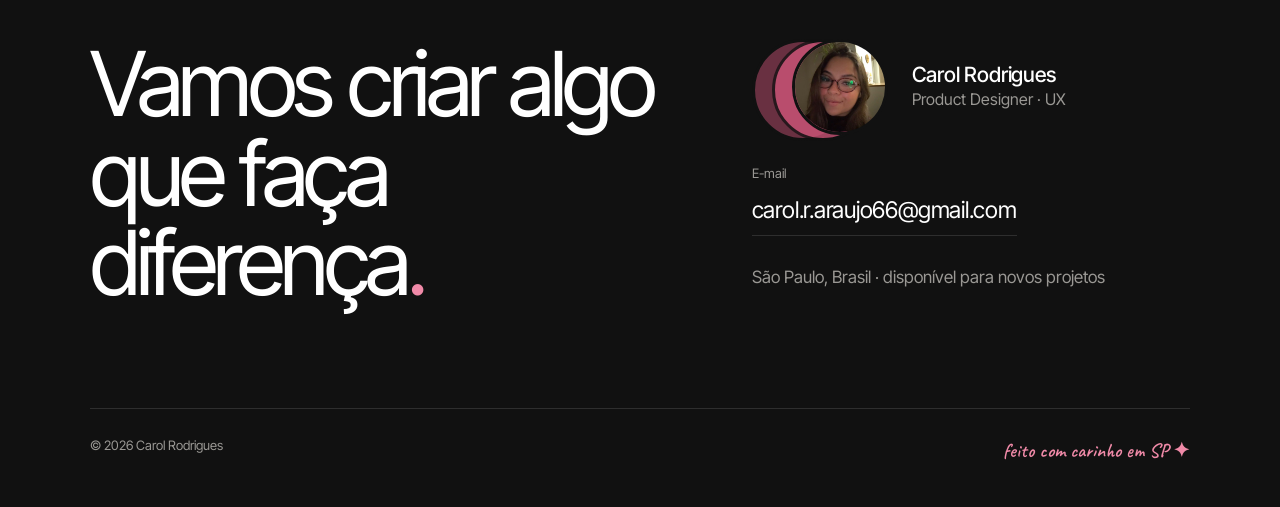
<file: cases/telecom.html>
<!doctype html>
<html lang="pt-BR">
<head>
<meta charset="utf-8">
<meta name="viewport" content="width=device-width, initial-scale=1">
<title>Teste de usabilidade do redesign de um app de telecom · Carol Rodrigues</title>
<meta name="description" content="Teste moderado presencial, com métricas quali e quanti, para validar um redesign completo antes de ir ao ar.">
<meta property="og:title" content="Teste de usabilidade do redesign de um app de telecom · Carol Rodrigues">
<meta property="og:description" content="Teste moderado presencial, com métricas quali e quanti, para validar um redesign completo antes de ir ao ar.">
<meta property="og:image" content="../assets/foto-carol.jpg">
<meta name="theme-color" content="#f3f2ef">
<link rel="icon" href="data:image/svg+xml,<svg xmlns='http://www.w3.org/2000/svg' viewBox='0 0 100 100'><rect width='100' height='100' rx='50' fill='%23d4577c'/><text x='50' y='68' font-family='Arial' font-size='52' fill='white' text-anchor='middle'>C</text></svg>">
<link rel="preconnect" href="https://fonts.googleapis.com">
<link rel="preconnect" href="https://fonts.gstatic.com" crossorigin>
<link href="https://fonts.googleapis.com/css2?family=Caveat:wght@600&family=Inter+Tight:wght@400;500;600&display=swap" rel="stylesheet">
<link rel="stylesheet" href="../assets/style.css">
</head>
<body>
<header class="nav">
  <div class="wrap">
    <a class="brand" href="../index.html">Carol Rodrigues</a>
    <nav class="nav-links" aria-label="Principal">
      <a href="../index.html#projetos">Projetos</a>
      <a href="../index.html#experiencia">Experiência</a>
      <a href="../index.html#contato">Contato</a>
    </nav>
    <div class="nav-right">
      <span class="nav-mail">E-mail: <b>carol.r.araujo66@gmail.com</b></span>
      <a class="btn" href="mailto:carol.r.araujo66@gmail.com">Fale comigo</a>
    </div>
  </div>
</header>
<main>
<section class="cs-hero">
  <div class="wrap">
    <a class="back" href="../index.html#projetos">← todos os projetos</a>
    <div class="case-meta reveal"><span class="tag">Teste de usabilidade</span><span>Telecom</span></div>
    <h1 class="cs-title reveal">Validando o redesign completo de um app de telecom antes do lançamento</h1>
    <p class="cs-sub reveal">Teste moderado presencial, com métricas quali e quanti, para validar um redesign completo antes de ir ao ar.</p>
    <dl class="facts reveal"><div><dt>Cliente</dt><dd>Operadora de telecom</dd></div><div><dt>Meu papel</dt><dd>Apoio à moderação, tabulação e relatório</dd></div><div><dt>Métodos</dt><dd>Usabilidade moderada, teste A/B, métricas quali + quanti</dd></div><div><dt>Entrega</dt><dd>Painel de desempenho por tarefa</dd></div></dl>
  </div>
</section>
<div class="wrap"><div class="cs-visual reveal"><div class="vis vis-e"><div class="flow"><div class="flow-lbl">Validação antes do lançamento</div><ol><li><span class="fn">01</span>Teste moderado presencial</li><li><span class="fn">02</span>Teste A/B</li><li><span class="fn">03</span>Métricas por tarefa</li><li><span class="fn">04</span>Problemas por categoria</li></ol></div></div></div><div class="priv reveal"><svg width="18" height="18" viewBox="0 0 24 24" fill="none" aria-hidden="true"><rect x="4" y="10" width="16" height="11" rx="3" stroke="currentColor" stroke-width="1.8"/><path d="M8 10V7a4 4 0 0 1 8 0v3" stroke="currentColor" stroke-width="1.8" stroke-linecap="round"/></svg><div><strong>Projeto confidencial</strong><p>Telas e resultados de testes não foram incluídos por restrição de privacidade de dados do cliente. São materiais internos e não públicos, por isso mostro aqui o processo e o meu papel.</p></div></div></div>
<div class="cs-body">
  <div class="wrap">
    <section class="cs-sec reveal"><h2>Contexto</h2><div class="txt"><p>Um app de telecomunicações passou por um redesign completo e precisava validar a experiência antes do lançamento.</p></div></section>
    <section class="cs-sec reveal"><h2>Meu papel</h2><div class="txt"><p>Apoiei o time de pesquisa dando suporte ao moderador durante os testes, e fui responsável pela tabulação dos resultados e pela construção do relatório de entrega.</p></div></section>
    
    <section class="cs-sec reveal"><h2>Processo</h2><ol class="steps"><li><span><b>Teste moderado presencial:</b> com amostra controlada e teste A/B integrado.</span></li><li><span><b>Tabulação:</b> métricas quali e quanti por tarefa.</span></li><li><span><b>Relatório:</b> problemas classificados por categoria, com recomendações.</span></li></ol></section>
  </div>
  
  <div class="wrap">
    
    <section class="impact reveal"><h2>Resultado</h2><p>Relatório com painel de desempenho por tarefa e recomendações por categoria de problema, para orientar os ajustes do redesign. O lançamento não aconteceu por decisão interna do cliente, sem relação com os achados do teste.</p></section>
    <section class="cs-sec reveal"><h2>Metodologia</h2><div class="chips"><span class="chip">Usabilidade moderada presencial</span><span class="chip">Amostra controlada</span><span class="chip">Teste A/B integrado</span><span class="chip">Métricas quali + quanti</span><span class="chip">Classificação de problemas</span></div></section>
    <p class="note">🔒 Cliente e telas anonimizados por confidencialidade.</p>
    <a class="next reveal" href="claro.html"><div><small>Próximo projeto</small><strong>Do benchmark ao lançamento: a jornada de eSIM do Claro Flex para turistas</strong></div><span class="dot">→</span></a>
  </div>
</div>
</main>
<footer class="dark final">
  <div class="wrap">
    <div class="final-grid">
      <h2 class="reveal">Vamos criar algo que faça diferença<span>.</span></h2>
      <div class="reveal">
        <div class="id"><div class="avatar"><img src="../assets/foto-carol.jpg" alt="Foto da Carol Rodrigues" width="78" height="78"></div><div><div class="id-name">Carol Rodrigues</div><div class="id-role">Product Designer · UX</div></div></div>
        <div class="lbl">E-mail</div>
        <a class="mail" href="mailto:carol.r.araujo66@gmail.com">carol.r.araujo66@gmail.com</a>
        <p class="sub">São Paulo, Brasil · disponível para novos projetos</p>
      </div>
    </div>
    <div class="foot"><span>© 2026 Carol Rodrigues</span><span class="hand">feito com carinho em SP ✦</span></div>
  </div>
</footer>
<script>
(function(){
  var els=document.querySelectorAll('.reveal');
  if(!('IntersectionObserver' in window)){els.forEach(function(e){e.classList.add('in')});return;}
  var io=new IntersectionObserver(function(es){es.forEach(function(e){if(e.isIntersecting){e.target.classList.add('in');io.unobserve(e.target);}})},{threshold:.12,rootMargin:'0px 0px -40px 0px'});
  els.forEach(function(e){io.observe(e)});
})();
</script>
</body>
</html>
</file>
<file: assets/style.css>
/* Portfólio Carol Rodrigues · estilos compartilhados */
:root{
  --bg:#f3f2ef;
  --bg-2:#e9e7e2;
  --surface:#ffffff;
  --ink:#151515;
  --ink-2:#3d3c3a;
  --muted:#7b7975;
  --line:#dcd9d3;
  --dark:#111111;
  --dark-2:#1b1b1b;
  --dark-3:#262626;
  --dark-line:#2e2e2e;
  --dark-muted:#9a9894;
  --accent:#d4577c;
  --accent-2:#f08aa8;
  --accent-soft:#fbe3ea;
  --radius:22px;
  --wrap:1180px;
  --ease:cubic-bezier(.2,.7,.2,1);
}
*{box-sizing:border-box;margin:0;padding:0}
html{scroll-behavior:smooth}
body{background:var(--bg);color:var(--ink);font:400 16px/1.6 "Inter Tight",system-ui,sans-serif;-webkit-font-smoothing:antialiased;overflow-x:hidden}
a{color:inherit;text-decoration:none}
img{display:block;max-width:100%}
.wrap{max-width:var(--wrap);margin:0 auto;padding:0 40px}
.hand{font-family:"Caveat",cursive;font-weight:600}
.sr{position:absolute;width:1px;height:1px;overflow:hidden;clip:rect(0 0 0 0)}
:focus-visible{outline:2px solid var(--accent);outline-offset:3px;border-radius:6px}

/* ---------- NAV ---------- */
.nav{position:sticky;top:0;z-index:50;background:color-mix(in srgb,var(--bg) 86%,transparent);backdrop-filter:blur(12px);-webkit-backdrop-filter:blur(12px);border-bottom:1px solid var(--line)}
.nav .wrap{display:flex;align-items:center;justify-content:space-between;height:76px;gap:24px}
.brand{font-weight:500;font-size:19px;letter-spacing:-.01em}
.nav-links{display:flex;gap:32px;font-size:15px}
.nav-links a{color:var(--ink-2);transition:color .2s}
.nav-links a:hover{color:var(--ink)}
.nav-right{display:flex;align-items:center;gap:22px;font-size:14px}
.nav-mail{color:var(--muted)}
.nav-mail b{color:var(--ink);font-weight:500}
.btn{display:inline-flex;align-items:center;gap:10px;background:var(--ink);color:#fff;padding:12px 22px;border-radius:999px;font-weight:500;font-size:15px;transition:transform .25s var(--ease),background .25s}
.btn:hover{transform:translateY(-2px);background:var(--accent)}
.btn.light{background:#fff;color:var(--ink)}
.btn.light:hover{background:var(--accent);color:#fff}

/* ---------- HERO ---------- */
.hero{position:relative;padding:120px 0 110px;overflow:hidden}
.hero::before{content:"";position:absolute;right:-30vw;top:-40vw;width:110vw;height:110vw;border-radius:50%;
  background:repeating-radial-gradient(circle at center,transparent 0 46px,rgba(21,21,21,.045) 46px 47px);pointer-events:none;
  -webkit-mask:radial-gradient(circle at 30% 70%,#000 0,transparent 70%);mask:radial-gradient(circle at 30% 70%,#000 0,transparent 70%)}
.id{display:flex;align-items:center;gap:24px;margin-bottom:56px;position:relative}
.avatar{position:relative;width:96px;height:96px;flex:none}
.avatar img{width:96px;height:96px;border-radius:50%;object-fit:cover;position:relative;z-index:2;border:3px solid var(--bg)}
.avatar::before,.avatar::after{content:"";position:absolute;top:0;width:96px;height:96px;border-radius:50%;background:var(--accent);border:3px solid var(--bg)}
.avatar::before{left:-40px;opacity:.45}
.avatar::after{left:-20px;opacity:.75}
.avatar{margin-left:40px}
.id-name{font-weight:500;font-size:21px;line-height:1.2;letter-spacing:-.01em}
.id-role{color:var(--muted);font-size:16px}
.headline{font-weight:400;font-size:clamp(42px,7.6vw,112px);line-height:1.04;letter-spacing:-.045em;max-width:17ch;position:relative}
.headline .row{display:flex;flex-wrap:wrap;align-items:center;column-gap:.24em;row-gap:.1em}
.headline .row+.row{margin-top:.04em}
.headline .row .pill+.pill{margin-left:.1em}
.pill{display:inline-flex;align-items:center;font-size:.52em;letter-spacing:-.025em;padding:.3em .62em .34em;border-radius:999px;line-height:1;font-weight:400;transform:translateY(-.02em)}
.pill.white{background:#fff;box-shadow:0 6px 24px rgba(0,0,0,.05)}
.pill.ink{background:var(--ink);color:#fff}
.pill.outline{border:2px solid #cfccc6;color:var(--ink)}
.headline .soft{color:var(--ink)}
.hero-foot{display:flex;justify-content:space-between;align-items:flex-end;gap:24px;margin-top:56px;position:relative;flex-wrap:wrap}
.hero-foot p{max-width:44ch;color:var(--ink-2);font-size:18px}
.scroll-hint{display:flex;align-items:center;gap:10px;color:var(--muted);font-size:14px}
.scroll-hint span{width:34px;height:34px;border:1px solid var(--line);border-radius:50%;display:grid;place-items:center;animation:bob 2.4s var(--ease) infinite}
@keyframes bob{50%{transform:translateY(5px)}}

/* ---------- MARQUEE ---------- */
.dark{background:var(--dark);color:#fff}
.marquee{overflow:hidden;border-bottom:1px solid var(--dark-line);padding:34px 0}
.marquee-track{display:flex;gap:44px;width:max-content;animation:scroll 38s linear infinite;align-items:center}
.marquee:hover .marquee-track{animation-play-state:paused}
.m-item{font-size:clamp(22px,2.4vw,30px);letter-spacing:-.02em;white-space:nowrap}
.m-item b{color:var(--accent-2);font-weight:500}
.m-item i{font-style:normal;color:var(--dark-muted);margin:0 6px}
.m-star{color:var(--accent-2);font-size:22px}
@keyframes scroll{to{transform:translateX(-50%)}}

/* ---------- SECTIONS ---------- */
.section{padding:110px 0}
.eyebrow{display:flex;align-items:center;gap:10px;font-size:14px;color:var(--muted);margin-bottom:18px}
.eyebrow::before{content:"";width:8px;height:8px;border-radius:50%;background:var(--accent)}
.dark .eyebrow{color:var(--dark-muted)}
.h2{font-weight:400;font-size:clamp(40px,5.4vw,72px);letter-spacing:-.04em;line-height:1.02}
.sec-head{display:flex;justify-content:space-between;align-items:flex-end;gap:24px;margin-bottom:56px;flex-wrap:wrap}
.sec-head p{max-width:40ch;color:var(--dark-muted)}

/* ---------- PROJECTS ---------- */
.projects{padding-top:80px}
.case{display:block;border-radius:var(--radius);transition:transform .4s var(--ease)}
.case-meta{display:flex;align-items:center;gap:12px;font-size:13px;color:var(--dark-muted);margin-bottom:14px}
.tag{background:var(--dark-3);color:#fff;padding:5px 11px;border-radius:999px;font-size:12px}
.tag.live{background:var(--accent);}
.case-title{font-size:clamp(22px,2.2vw,28px);font-weight:400;letter-spacing:-.025em;line-height:1.2;max-width:30ch}
.case-client{color:var(--dark-muted);font-size:14px;margin-top:6px}
.case-arrow{display:inline-flex;align-items:center;gap:8px;margin-top:18px;font-size:14px;color:#fff;opacity:.75;transition:opacity .2s,gap .3s var(--ease)}
.case:hover .case-arrow{opacity:1;gap:14px}
.case-visual{margin-top:28px;border-radius:var(--radius);overflow:hidden;position:relative;aspect-ratio:16/8.2;transition:transform .5s var(--ease)}
.case:hover .case-visual{transform:scale(1.01)}
.case.featured{margin-bottom:72px}
.grid-2{display:grid;grid-template-columns:repeat(2,1fr);gap:56px 32px}
.grid-2 .case-visual{aspect-ratio:4/3;margin-top:22px}
.grid-2 .case-meta{margin-top:0}
.all-cta{display:flex;flex-direction:column;justify-content:space-between;background:var(--accent);border-radius:var(--radius);padding:32px;min-height:260px;color:#fff;transition:transform .3s var(--ease)}
.all-cta:hover{transform:translateY(-4px)}
.all-cta strong{font-weight:400;font-size:clamp(26px,2.6vw,34px);letter-spacing:-.03em;line-height:1.1}

/* visuais (mockups abstratos, até entrarem as imagens reais) */
.vis{position:absolute;inset:0;display:grid;place-items:center}
.vis-a{background:linear-gradient(135deg,#d4577c 0%,#f08aa8 55%,#fbe3ea 100%)}
.vis-b{background:linear-gradient(160deg,#2a2a2a,#151515)}
.vis-c{background:linear-gradient(135deg,#fbe3ea,#f3f2ef)}
.vis-d{background:linear-gradient(140deg,#3a1d27,#d4577c)}
.vis-e{background:linear-gradient(140deg,#e9e7e2,#cfc9c0)}
.phone{width:clamp(130px,16vw,230px);aspect-ratio:9/18.5;background:#fff;border-radius:34px;border:8px solid #111;box-shadow:0 30px 60px rgba(0,0,0,.3);padding:44px 16px 0;display:flex;flex-direction:column;gap:9px;transform:translateY(14%)}
.phone i{display:block;flex:none;width:100%;height:9px;border-radius:5px;background:#ebe8e3}
.phone i.w60{width:60%}.phone i.w80{width:80%}.phone i.w40{width:40%}
.phone i.acc{background:var(--accent);height:30px;border-radius:12px;margin-top:6px}
.phone i.card{height:46px;border-radius:12px;background:#f6f2f3;border:1px solid #f0dce2}
.phone.side{position:absolute;width:clamp(100px,12vw,170px);transform:translateY(24%) rotate(-8deg);left:14%;opacity:.9}
.phone.side2{position:absolute;width:clamp(100px,12vw,170px);transform:translateY(24%) rotate(8deg);right:14%;opacity:.9}
.board{width:76%;aspect-ratio:16/9;background:#fff;border-radius:16px;box-shadow:0 24px 50px rgba(0,0,0,.18);display:grid;grid-template-columns:repeat(4,1fr);gap:10px;padding:16px}
.board i{border-radius:8px;background:#f4eef0}
.board i:nth-child(3n){background:var(--accent-soft)}
.board i:nth-child(5){background:var(--accent);opacity:.8}
.film{display:flex;gap:12px;transform:rotate(-4deg)}
.film i{width:clamp(56px,9vw,96px);aspect-ratio:9/16;border-radius:14px;background:linear-gradient(180deg,#3a3a3a,#1f1f1f);border:1px solid #444}
.film i:nth-child(2){background:linear-gradient(180deg,var(--accent),#7a2a44);transform:translateY(-16px)}
.film i:nth-child(4){transform:translateY(12px)}
.bars{display:flex;align-items:flex-end;gap:12px;height:56%;padding:0 10%}
.bars i{width:clamp(18px,3vw,36px);border-radius:10px 10px 4px 4px;background:rgba(255,255,255,.85)}
.bars i:nth-child(odd){background:#fff}
.bars i:nth-child(3){background:#111}
.rows{width:70%;background:#fff;border-radius:16px;padding:18px;display:flex;flex-direction:column;gap:10px;box-shadow:0 24px 50px rgba(0,0,0,.12)}
.rows i{height:14px;border-radius:7px;background:#ece8e2}
.rows i.ok{background:#cfe9d6;width:70%}
.rows i.bad{background:var(--accent-soft);width:85%}
.vis-note{position:absolute;left:18px;bottom:16px;font-size:12px;color:rgba(0,0,0,.45);background:rgba(255,255,255,.7);padding:4px 10px;border-radius:999px}
.vis-b .vis-note,.vis-d .vis-note{color:rgba(255,255,255,.7);background:rgba(0,0,0,.35)}

/* ---------- EXPERIENCE ---------- */
.exp{border-top:1px solid var(--dark-line)}
.job{display:grid;grid-template-columns:1fr auto;gap:8px 24px;padding:44px 0;border-bottom:1px solid var(--dark-line)}
.job h3{font-weight:400;font-size:clamp(28px,3.2vw,42px);letter-spacing:-.03em;line-height:1.1}
.job h3 span{color:var(--accent-2)}
.job .when{color:var(--dark-muted);font-size:14px;align-self:center;display:flex;gap:8px;align-items:center}
.job h4{grid-column:1/-1;font-weight:500;font-size:20px;margin-top:14px}
.job ul{grid-column:1/-1;list-style:none;max-width:68ch;display:grid;gap:10px;margin-top:6px}
.job li{display:flex;gap:14px;color:#c9c7c3}
.job li::before{content:"✦";color:var(--accent-2);flex:none}
.job li b{color:#fff;font-weight:500}

/* ---------- METRICS ---------- */
.metrics{display:grid;grid-template-columns:repeat(3,1fr);gap:20px;margin-top:20px}
.metric{position:relative;overflow:hidden;border-radius:var(--radius);padding:30px 30px 26px;min-height:240px;display:flex;flex-direction:column;justify-content:space-between}
.metric .num{font-size:clamp(56px,6.4vw,92px);letter-spacing:-.05em;line-height:1;font-weight:400}
.metric p{text-align:right;font-size:15px;line-height:1.35;max-width:22ch;margin-left:auto;position:relative}
.metric.m1{background:var(--accent);color:#fff}
.metric.m1::after{content:"";position:absolute;left:18%;bottom:-55%;width:90%;aspect-ratio:1;border-radius:50%;border:42px solid rgba(255,255,255,.18)}
.metric.m2{background:var(--dark-2);color:#fff;border:1px solid var(--dark-line)}
.metric.m3{background:#fff;color:var(--ink)}
.metric small{display:block;color:inherit;opacity:.7;font-size:13px;margin-top:4px}

/* ---------- HOW I WORK ---------- */
.how{display:grid;grid-template-columns:1.1fr 1fr;gap:64px;align-items:start}
.how p.lead{font-size:clamp(22px,2.2vw,28px);letter-spacing:-.02em;line-height:1.35;color:#e9e7e3}
.how p.lead em{font-style:normal;color:var(--accent-2)}
.chips{display:flex;flex-wrap:wrap;gap:10px}
.chip{border:1px solid var(--dark-line);color:#d8d6d2;padding:8px 14px;border-radius:999px;font-size:14px}
.chip.acc{border-color:var(--accent);color:#fff;background:rgba(212,87,124,.15)}
.how h3{font-weight:500;font-size:15px;color:var(--dark-muted);margin:0 0 14px}
.how .block+.block{margin-top:34px}
.brands{display:flex;flex-wrap:wrap;gap:12px 34px;margin-top:70px;padding-top:40px;border-top:1px solid var(--dark-line);align-items:baseline}
.brands span{font-size:clamp(20px,2vw,26px);letter-spacing:-.02em;color:#cfcdc9}
.brands .lbl{font-size:14px;color:var(--dark-muted);width:100%;margin-bottom:6px}

/* ---------- LINKS ---------- */
.links-sec{padding:110px 0}
.links{display:grid;grid-template-columns:repeat(3,1fr);gap:20px;margin-top:48px}
.link-card{background:#fff;border-radius:var(--radius);padding:26px;min-height:180px;display:flex;flex-direction:column;justify-content:space-between;transition:transform .3s var(--ease),box-shadow .3s}
.link-card:hover{transform:translateY(-4px);box-shadow:0 18px 40px rgba(0,0,0,.07)}
.link-card .lc-top{display:flex;justify-content:space-between;font-size:18px;font-weight:500}
.link-card .lc-sub{color:var(--muted);font-size:14px}
.link-card .dot{width:44px;height:44px;border-radius:50%;background:var(--accent);align-self:flex-end;display:grid;place-items:center;color:#fff;transition:transform .3s var(--ease)}
.link-card:hover .dot{transform:rotate(-45deg)}
.link-card.acc{background:var(--ink);color:#fff}
.link-card.acc .lc-sub{color:#aaa}
.link-card.acc .dot{background:#fff;color:var(--ink)}

/* ---------- FINAL CTA ---------- */
.final{padding:120px 0 40px}
.final-grid{display:grid;grid-template-columns:1.4fr 1fr;gap:48px;align-items:start}
.final h2{font-weight:400;font-size:clamp(48px,7vw,96px);letter-spacing:-.05em;line-height:1}
.final h2 span{color:var(--accent-2)}
.final .sub{color:var(--dark-muted);margin-top:28px;font-size:17px}
.final .id{margin-bottom:28px}
.final .avatar img,.final .avatar::before,.final .avatar::after{border-color:var(--dark)}
.final .id-role{color:var(--dark-muted)}
.final .mail{font-size:clamp(18px,1.8vw,24px);letter-spacing:-.01em;border-bottom:1px solid var(--dark-line);padding-bottom:6px;display:inline-block;transition:border-color .2s,color .2s}
.final .mail:hover{color:var(--accent-2);border-color:var(--accent-2)}
.final .lbl{font-size:13px;color:var(--dark-muted);margin-bottom:8px}
.foot{display:flex;justify-content:space-between;gap:16px;margin-top:100px;padding-top:26px;border-top:1px solid var(--dark-line);font-size:13px;color:var(--dark-muted);flex-wrap:wrap}
.foot .hand{font-size:20px;color:var(--accent-2)}

/* ---------- CASE PAGE ---------- */
.cs-hero{padding:90px 0 50px}
.back{display:inline-flex;gap:8px;align-items:center;color:var(--muted);font-size:14px;margin-bottom:46px;transition:gap .3s var(--ease),color .2s}
.back:hover{gap:14px;color:var(--ink)}
.cs-hero .case-meta{color:var(--muted)}
.cs-hero .tag{background:var(--bg-2);color:var(--ink)}
.cs-hero .tag.live{background:var(--accent);color:#fff}
.cs-title{font-weight:400;font-size:clamp(38px,5.6vw,76px);letter-spacing:-.045em;line-height:1.03;max-width:20ch}
.cs-sub{font-size:clamp(18px,1.6vw,21px);color:var(--ink-2);max-width:56ch;margin-top:26px}
.facts{display:grid;grid-template-columns:repeat(4,1fr);gap:24px;margin-top:56px;padding-top:28px;border-top:1px solid var(--line)}
.facts dt{font-size:13px;color:var(--muted);margin-bottom:6px}
.facts dd{font-size:15px;line-height:1.45}
.cs-visual{border-radius:var(--radius);overflow:hidden;position:relative;aspect-ratio:16/8;margin:10px 0 0}
.cs-body{padding:90px 0 40px}
.cs-sec{display:grid;grid-template-columns:260px 1fr;gap:40px;padding:46px 0;border-top:1px solid var(--line)}
.cs-sec h2{align-self:start;padding-top:6px;font-weight:500;font-size:15px;color:var(--muted);display:flex;gap:10px;align-items:center}
.cs-sec h2::before{content:"";width:8px;height:8px;border-radius:50%;background:var(--accent)}
.cs-sec .txt{font-size:19px;line-height:1.6;color:var(--ink-2);max-width:62ch}
.cs-sec .txt p+p{margin-top:16px}
.steps{list-style:none;counter-reset:s;display:grid;gap:22px;max-width:66ch}
.steps li{counter-increment:s;display:grid;grid-template-columns:48px 1fr;gap:16px;font-size:17px;color:var(--ink-2)}
.steps li::before{content:counter(s,decimal-leading-zero);font-size:14px;color:var(--accent);font-weight:600;padding-top:3px}
.steps b{color:var(--ink);font-weight:600}
.cs-sec .chips .chip{border-color:var(--line);color:var(--ink-2)}
.impact{background:var(--dark);color:#fff;border-radius:var(--radius);padding:44px;margin:30px 0 10px}
.impact h2{font-weight:500;font-size:15px;color:var(--dark-muted);margin-bottom:26px;display:flex;gap:10px;align-items:center}
.impact h2::before{content:"";width:8px;height:8px;border-radius:50%;background:var(--accent-2)}
.impact-nums{display:grid;grid-template-columns:repeat(auto-fit,minmax(170px,1fr));gap:22px;margin-bottom:34px}
.impact-nums div{border-top:1px solid var(--dark-line);padding-top:16px}
.impact-nums strong{display:block;font-weight:400;font-size:clamp(40px,4.4vw,60px);letter-spacing:-.04em;line-height:1;color:var(--accent-2)}
.impact-nums span{display:block;color:#cfcdc9;font-size:14px;margin-top:8px;line-height:1.4}
.impact p{font-size:clamp(19px,1.8vw,23px);line-height:1.5;letter-spacing:-.01em;max-width:60ch;color:#ecebe8}
.note{color:var(--muted);font-size:14px;margin-top:30px}
.next{display:flex;justify-content:space-between;align-items:center;gap:20px;background:#fff;border-radius:var(--radius);padding:34px;margin:60px 0 110px;transition:transform .3s var(--ease)}
.next:hover{transform:translateY(-4px)}
.next small{color:var(--muted);font-size:13px;display:block;margin-bottom:6px}
.next strong{font-weight:400;font-size:clamp(22px,2.4vw,30px);letter-spacing:-.025em}
.next .dot{width:54px;height:54px;flex:none;border-radius:50%;background:var(--accent);color:#fff;display:grid;place-items:center;font-size:20px}

/* ---------- REVEAL ---------- */
.reveal{opacity:0;transform:translateY(28px);transition:opacity .9s var(--ease),transform .9s var(--ease)}
.reveal.in{opacity:1;transform:none}
@media (prefers-reduced-motion:reduce){
  .reveal{opacity:1;transform:none;transition:none}
  .marquee-track,.scroll-hint span{animation:none}
  html{scroll-behavior:auto}
}

/* ---------- RESPONSIVE ---------- */
@media (max-width:960px){
  .nav-links,.nav-mail{display:none}
  .grid-2,.metrics,.links,.how,.final-grid{grid-template-columns:1fr}
  .grid-2{gap:56px}
  .facts{grid-template-columns:repeat(2,1fr)}
  .cs-sec{grid-template-columns:1fr;gap:18px}
}
@media (max-width:600px){
  .avatar,.avatar img,.avatar::before,.avatar::after{width:72px;height:72px}
  .avatar{margin-left:30px}.avatar::before{left:-30px}.avatar::after{left:-15px}
  .headline{font-size:37px}.headline .pill{font-size:.46em}
  .id{gap:16px;margin-bottom:36px}.id-name{font-size:18px}.id-role{font-size:14px}
  .wrap{padding:0 16px}
  .nav .wrap{height:64px}
  .hero{padding:72px 0 80px}
  .section,.links-sec{padding:80px 0}
  .case-visual,.cs-visual{aspect-ratio:4/3}
  .phone.side,.phone.side2{display:none}
  .phone{width:150px}
  .job{grid-template-columns:1fr}
  .metric{min-height:200px}
  .impact{padding:28px 22px}
  .next{padding:24px}
  .btn{padding:10px 18px;font-size:14px}
  .hero-foot p{font-size:16px}
}

/* diagrama de processo (cases sem imagens de tela) */
.flow{width:84%;max-width:620px}
.flow-lbl{font-size:13px;letter-spacing:.02em;margin-bottom:14px;opacity:.7}
.flow ol{list-style:none;display:flex;flex-wrap:wrap;gap:10px}
.flow li{display:flex;align-items:center;gap:10px;padding:12px 16px;border-radius:14px;font-size:clamp(13px,1.2vw,16px);line-height:1.25;background:#fff;color:var(--ink);box-shadow:0 10px 26px rgba(0,0,0,.08)}
.flow .fn{font-size:12px;font-weight:600;color:var(--accent)}
.vis-b .flow,.vis-d .flow{color:#fff}
.vis-b .flow li{background:var(--dark-3);color:#fff;box-shadow:none;border:1px solid #3a3a3a}
.vis-b .flow li:nth-child(2){background:var(--accent);border-color:var(--accent)}
.vis-b .flow li:nth-child(2) .fn{color:#fff}
.vis-d .flow li{background:rgba(255,255,255,.92)}
.vis-c .flow-lbl,.vis-e .flow-lbl{color:var(--ink)}
@media (max-width:600px){.flow{width:88%}.flow li{padding:9px 12px}.flow ol{gap:7px}}

/* telas reais (Claro Flex Turista) */
.vis-shots{background:linear-gradient(150deg,#fbe3ea 0%,#f3f2ef 70%);overflow:hidden}
.shot{position:absolute;width:clamp(120px,19%,230px);border-radius:22px;border:6px solid #111;box-shadow:0 30px 60px rgba(0,0,0,.25);background:#fff}
.shot.s2{z-index:2;left:50%;top:10%;transform:translateX(-50%)}
.shot.s1{left:50%;top:18%;transform:translateX(-140%) rotate(-6deg)}
.shot.s3{left:50%;top:18%;transform:translateX(40%) rotate(6deg)}
.gallery{padding:70px 0 30px;border-top:1px solid var(--line)}
.gallery .h2{margin-bottom:40px}
.stage{margin-bottom:56px}
.stage-head{display:flex;gap:18px;align-items:flex-start;margin-bottom:20px}
.stage-n{font-size:14px;font-weight:600;color:var(--accent);padding-top:5px}
.stage h3{font-weight:500;font-size:clamp(22px,2vw,26px);letter-spacing:-.02em}
.stage p{color:var(--muted);font-size:15px;max-width:56ch}
.shots{display:flex;gap:20px;overflow-x:auto;scroll-snap-type:x proximity;scroll-padding-inline:max(40px,calc((100vw - var(--wrap))/2 + 40px));padding:6px max(40px,calc((100vw - var(--wrap))/2 + 40px)) 18px;scrollbar-width:thin}
.shots figure{flex:none;width:clamp(170px,18vw,230px);scroll-snap-align:start}
.shots img{width:100%;height:auto;aspect-ratio:9/16.6;object-fit:cover;object-position:top;border-radius:18px;border:1px solid var(--line);background:#fff;box-shadow:0 14px 30px rgba(0,0,0,.06)}
.shots figcaption{font-size:13px;color:var(--muted);margin-top:10px;line-height:1.35}
@media (max-width:600px){
  .shots{padding:6px 16px 16px;gap:14px;scroll-padding-inline:16px}
  .shots figure{width:62vw}
  .shot{width:34%;border-width:4px;border-radius:16px}
}

/* aviso de confidencialidade */
.priv-badge{position:absolute;z-index:3;top:16px;left:16px;display:inline-flex;align-items:center;gap:8px;background:rgba(17,17,17,.82);color:#fff;font-size:13px;padding:7px 13px;border-radius:999px;backdrop-filter:blur(6px)}
.priv{display:flex;gap:16px;align-items:flex-start;margin-top:20px;padding:22px 26px;border-radius:var(--radius);background:var(--accent-soft);border:1px solid #f3c6d4;color:var(--ink)}
.priv svg{flex:none;color:var(--accent);margin-top:2px;width:22px;height:22px}
.priv strong{display:block;font-weight:600;font-size:16px;margin-bottom:4px}
.priv p{color:var(--ink-2);font-size:15.5px;line-height:1.5;max-width:70ch}
</file>
